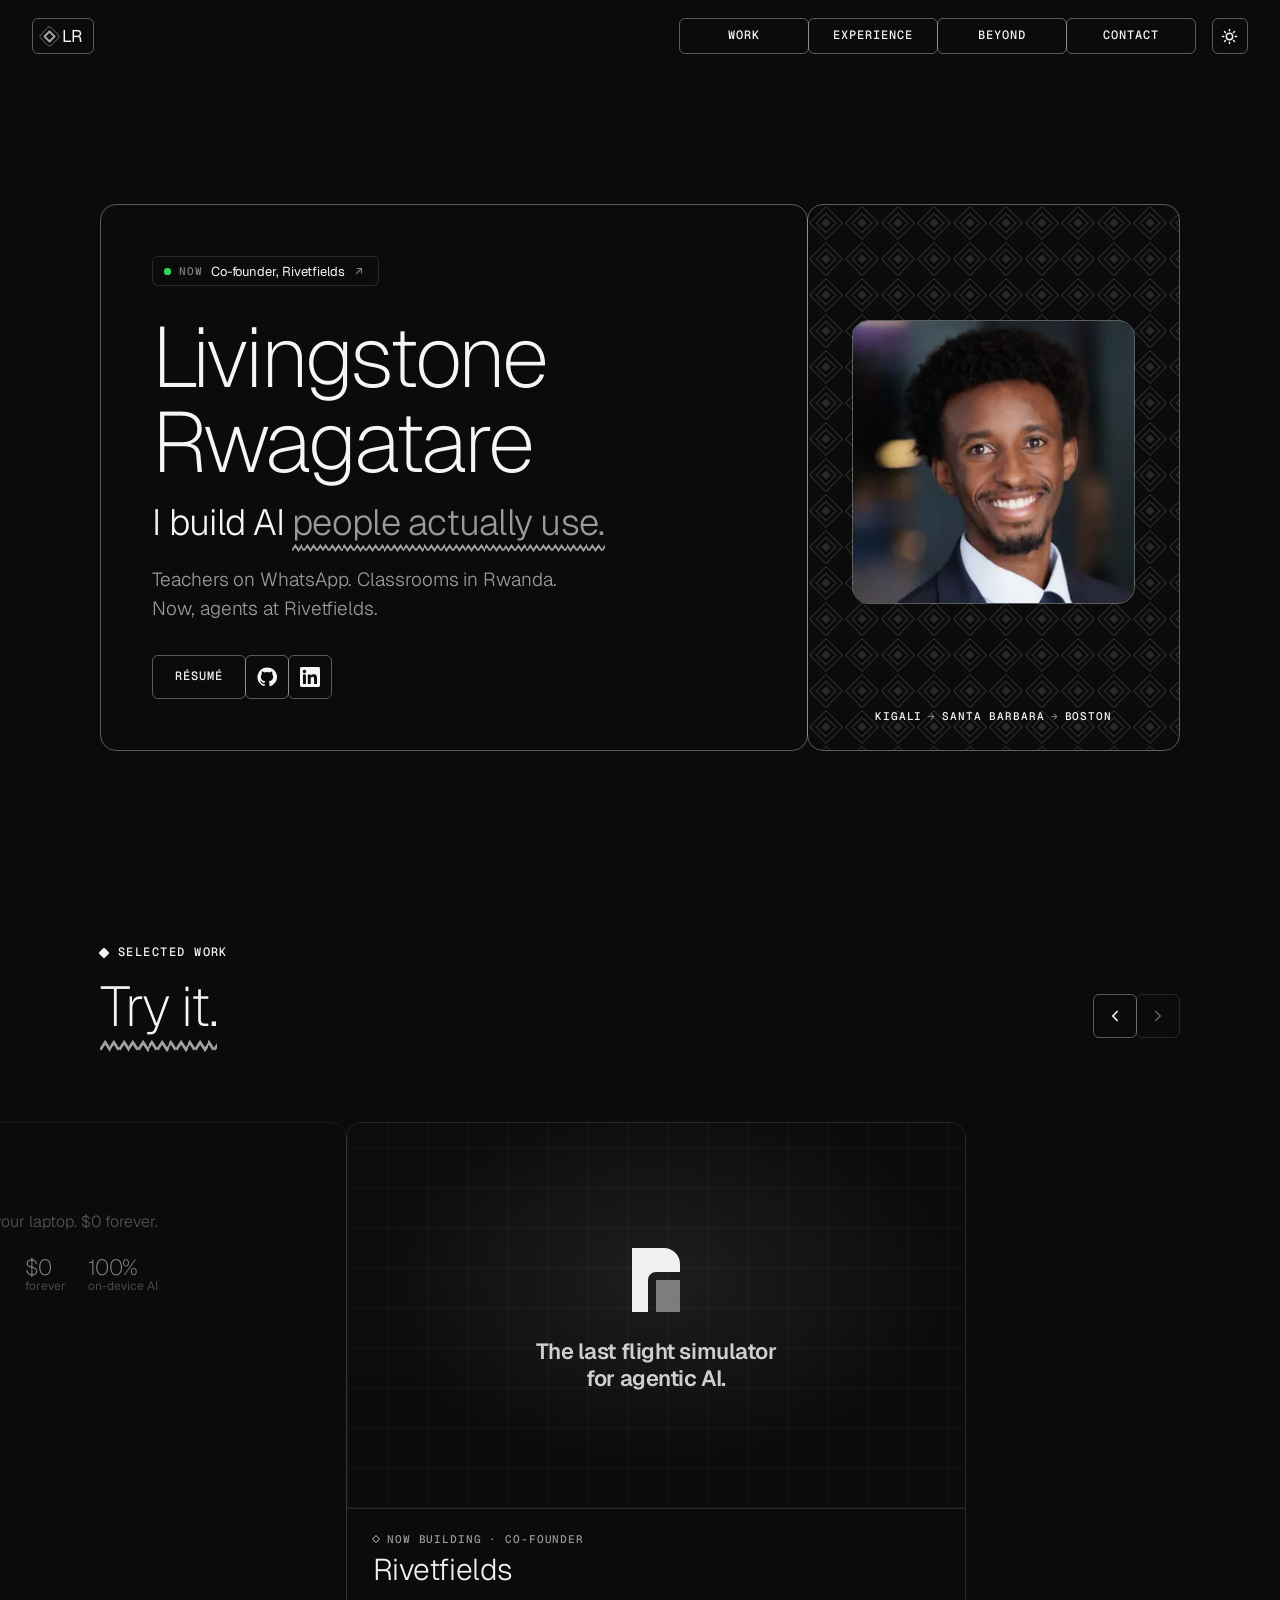
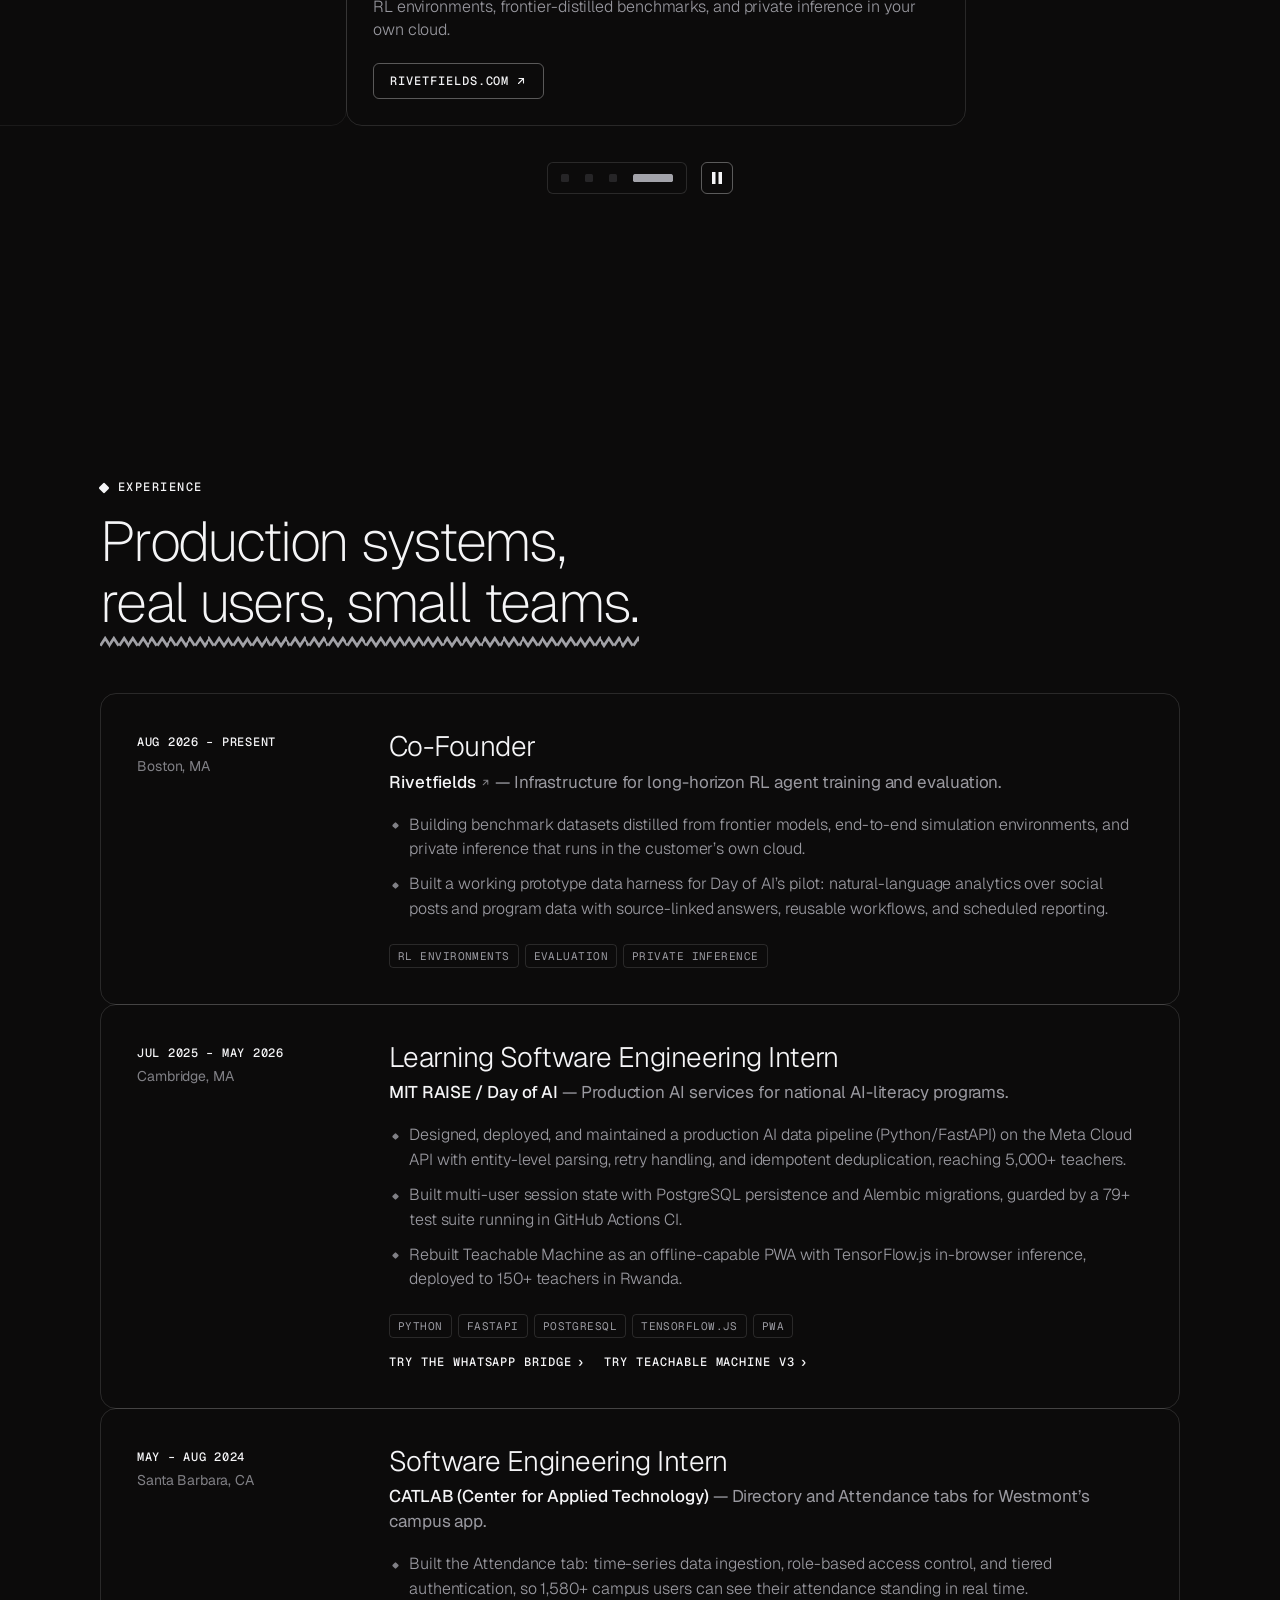
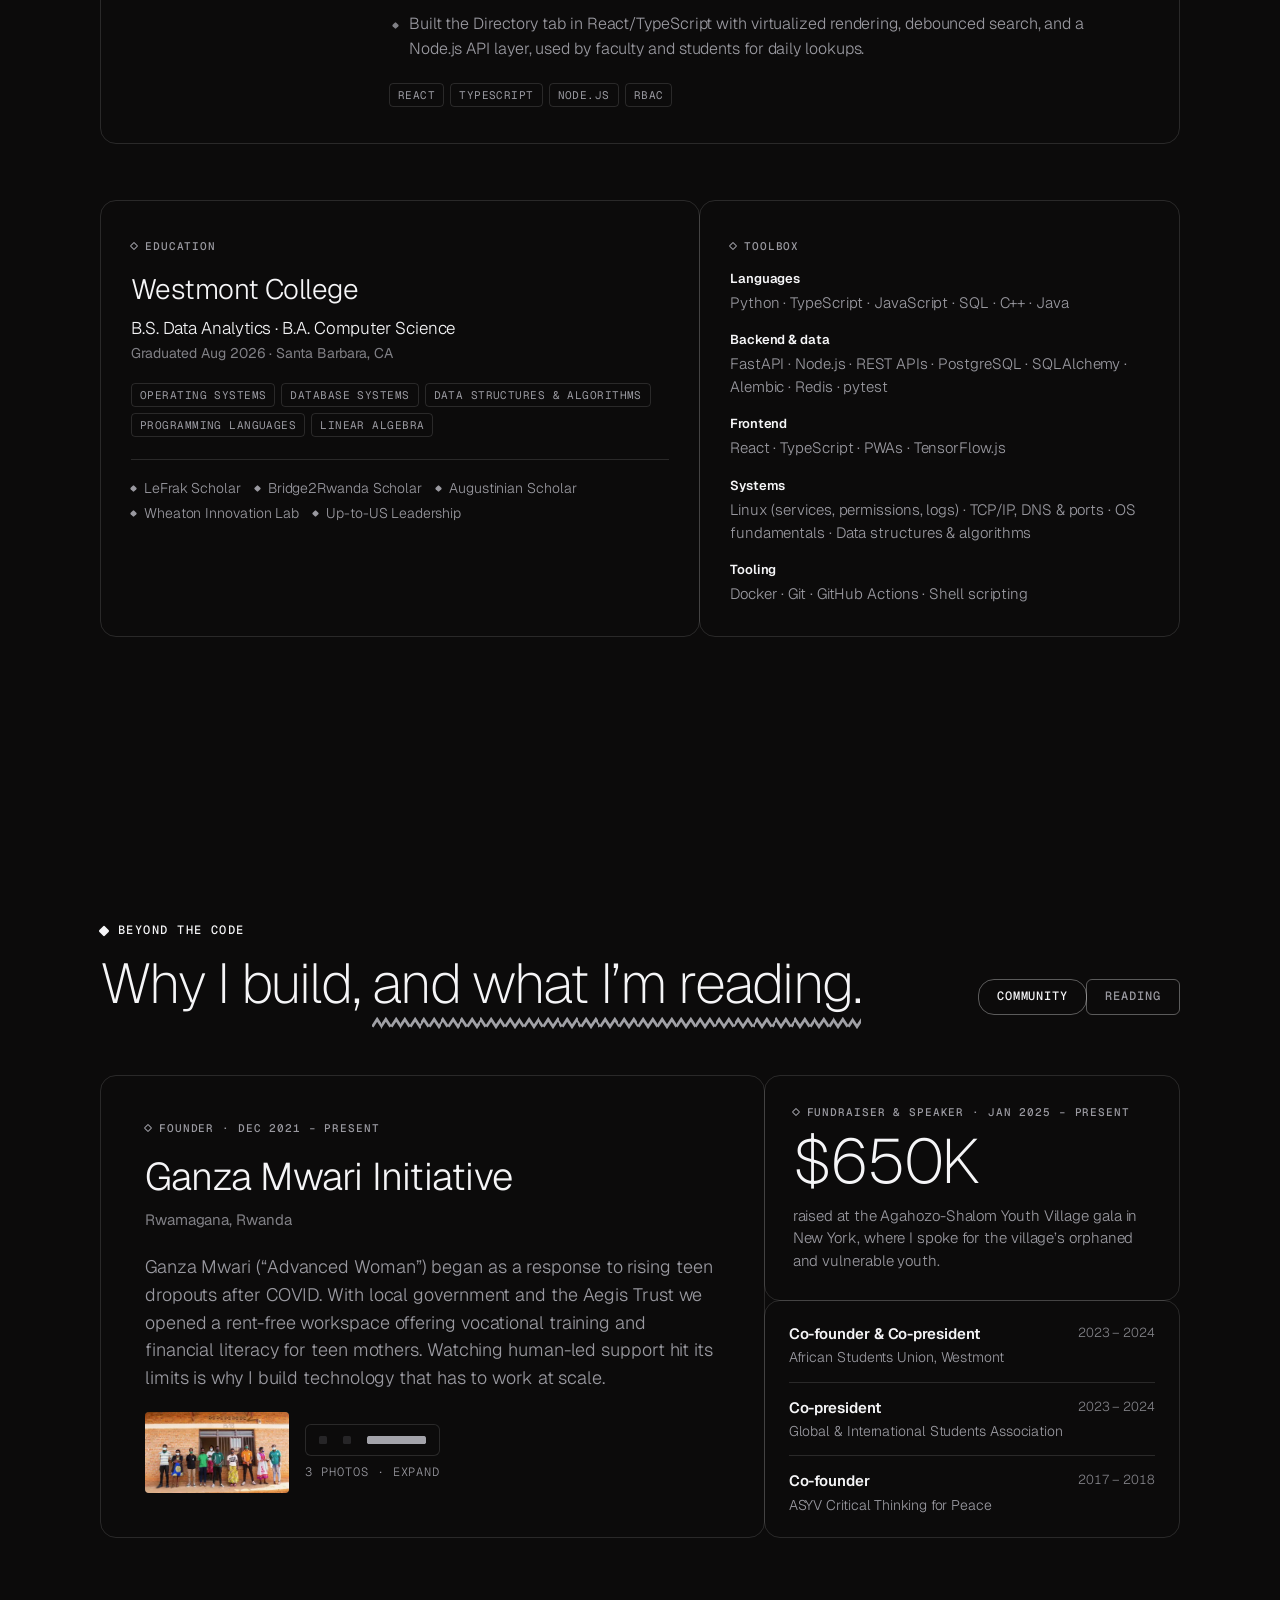
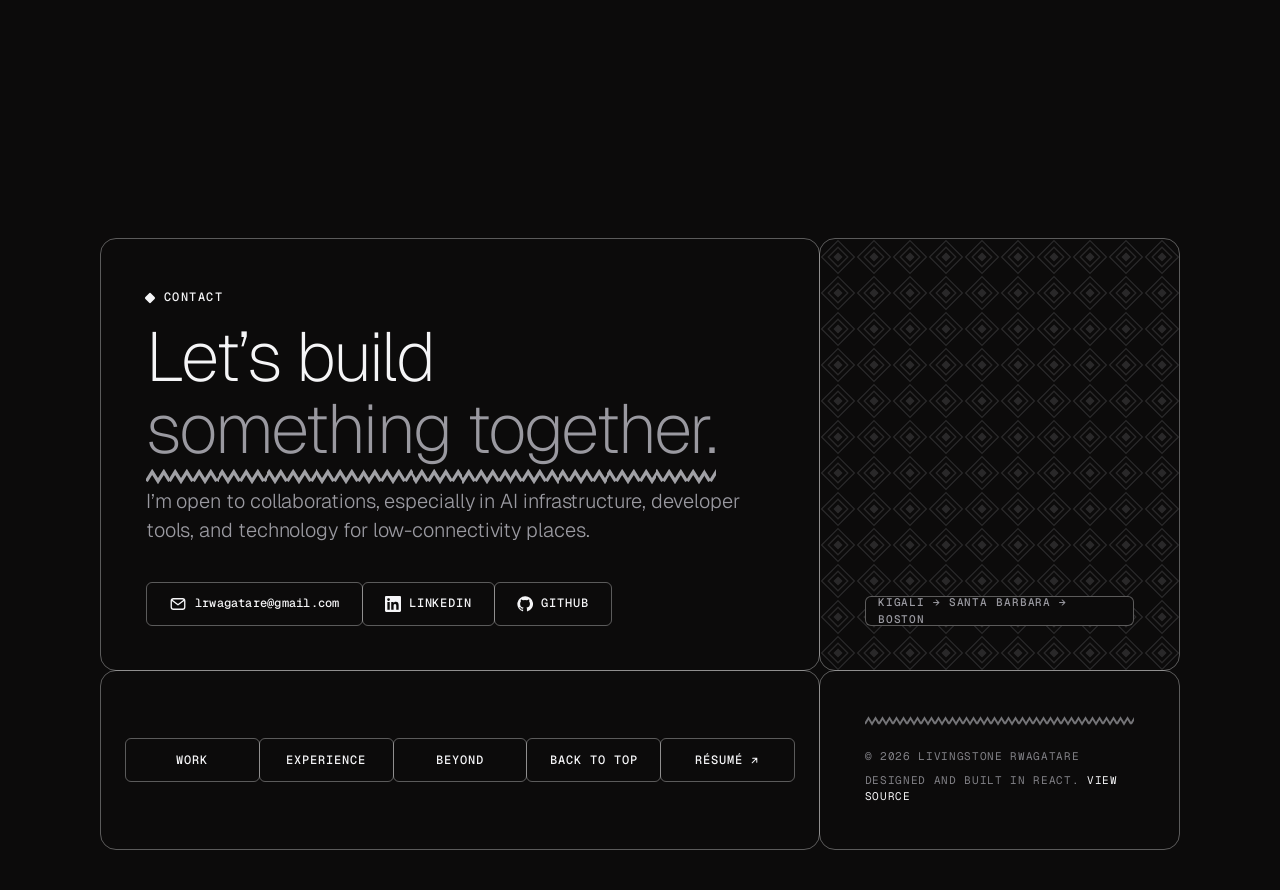
<file: index.html>
<!doctype html>
<html lang="en">
  <head>
    <meta charset="UTF-8" />
    <meta name="viewport" content="width=device-width, initial-scale=1.0, viewport-fit=cover" />
    <title>Livingstone Rwagatare · Software Engineer</title>
    <meta name="description" content="Software engineer building AI tools that work on low bandwidth: a WhatsApp AI tutor for 5,000+ teachers, an offline ML web app for classrooms in Rwanda, and Rivetfields." />
    <meta name="theme-color" content="#0c0b0b" />
    <meta property="og:title" content="Livingstone Rwagatare · Software Engineer" />
    <meta property="og:description" content="Software engineer building AI people use: a WhatsApp AI tutor for 5,000+ teachers, offline ML for classrooms in Rwanda, and Rivetfields." />
    <meta name="twitter:description" content="Software engineer building AI people use: a WhatsApp AI tutor for 5,000+ teachers, offline ML for classrooms in Rwanda, and Rivetfields." />
    <meta property="og:type" content="website" />
    <meta property="og:url" content="https://rwagatare.github.io/" />
    <meta property="og:image" content="https://rwagatare.github.io/og-card.jpg" />
    <meta property="og:image:width" content="1200" />
    <meta property="og:image:height" content="630" />
    <meta property="og:image:alt" content="Livingstone Rwagatare, software engineer: I build AI people actually use." />
    <meta name="twitter:card" content="summary_large_image" />
    <meta name="twitter:image" content="https://rwagatare.github.io/og-card.jpg" />
    <link rel="icon" type="image/svg+xml" href="/favicon.svg" />
    <link rel="apple-touch-icon" href="/apple-touch-icon.png" />
    <link rel="canonical" href="https://rwagatare.github.io/" />
    <!-- The portrait is the largest thing on first paint; fetch it before the JS runs. Keep in sync with profile.photo* -->
    <link rel="preload" as="image" type="image/webp" href="/Photos/profile-600.webp" imagesrcset="/Photos/profile-320.webp 320w, /Photos/profile-600.webp 600w" imagesizes="(max-width: 900px) 160px, 290px" fetchpriority="high" />
    <script type="application/ld+json">
      {
        "@context": "https://schema.org",
        "@type": "Person",
        "name": "Livingstone Rwagatare",
        "url": "https://rwagatare.github.io/",
        "image": "https://rwagatare.github.io/Photos/profile-720.jpg",
        "jobTitle": "Software Engineer",
        "worksFor": { "@type": "Organization", "name": "Rivetfields", "url": "https://rivetfields.com" },
        "alumniOf": { "@type": "CollegeOrUniversity", "name": "Westmont College" },
        "homeLocation": { "@type": "Place", "name": "Boston, MA" },
        "sameAs": [
          "https://github.com/Rwagatare",
          "https://www.linkedin.com/in/rwagatare-livingstone"
        ]
      }
    </script>
    <link rel="preconnect" href="https://fonts.googleapis.com" />
    <link rel="preconnect" href="https://fonts.gstatic.com" crossorigin />
    <link rel="preload" as="style" href="https://fonts.googleapis.com/css2?family=Geist:wght@100..900&amp;family=Geist+Mono:wght@400..600&amp;display=swap" onload="this.onload=null;this.rel='stylesheet'" />
    <noscript><link rel="stylesheet" href="https://fonts.googleapis.com/css2?family=Geist:wght@100..900&amp;family=Geist+Mono:wght@400..600&amp;display=swap" /></noscript>
    <script>
      // Resolve theme before first paint so there is no flash.
      // Dark by default; a visitor's own choice (the toggle) is remembered.
      (function () {
        var t;
        try { t = localStorage.getItem('theme'); } catch (e) {}
        if (t !== 'light') t = 'dark';
        document.documentElement.setAttribute('data-theme', t);
        if (t === 'light') {
          var m = document.querySelector('meta[name="theme-color"]');
          if (m) m.setAttribute('content', '#f5f4f1');
        }
      })();
    </script>
    <script type="module" crossorigin src="/assets/index-Cxsb1VP3.js"></script>
    <link rel="stylesheet" crossorigin href="/assets/index-BgLUemG1.css">
  </head>
  <body>
    <div id="root"></div>
    <!-- Visitor counts via GoatCounter: no cookies, no personal data.
         Counts start once the site code "rwagatare" is registered at goatcounter.com. -->
    <script data-goatcounter="https://rwagatare.goatcounter.com/count" async src="//gc.zgo.at/count.js"></script>
  </body>
</html>
</file>
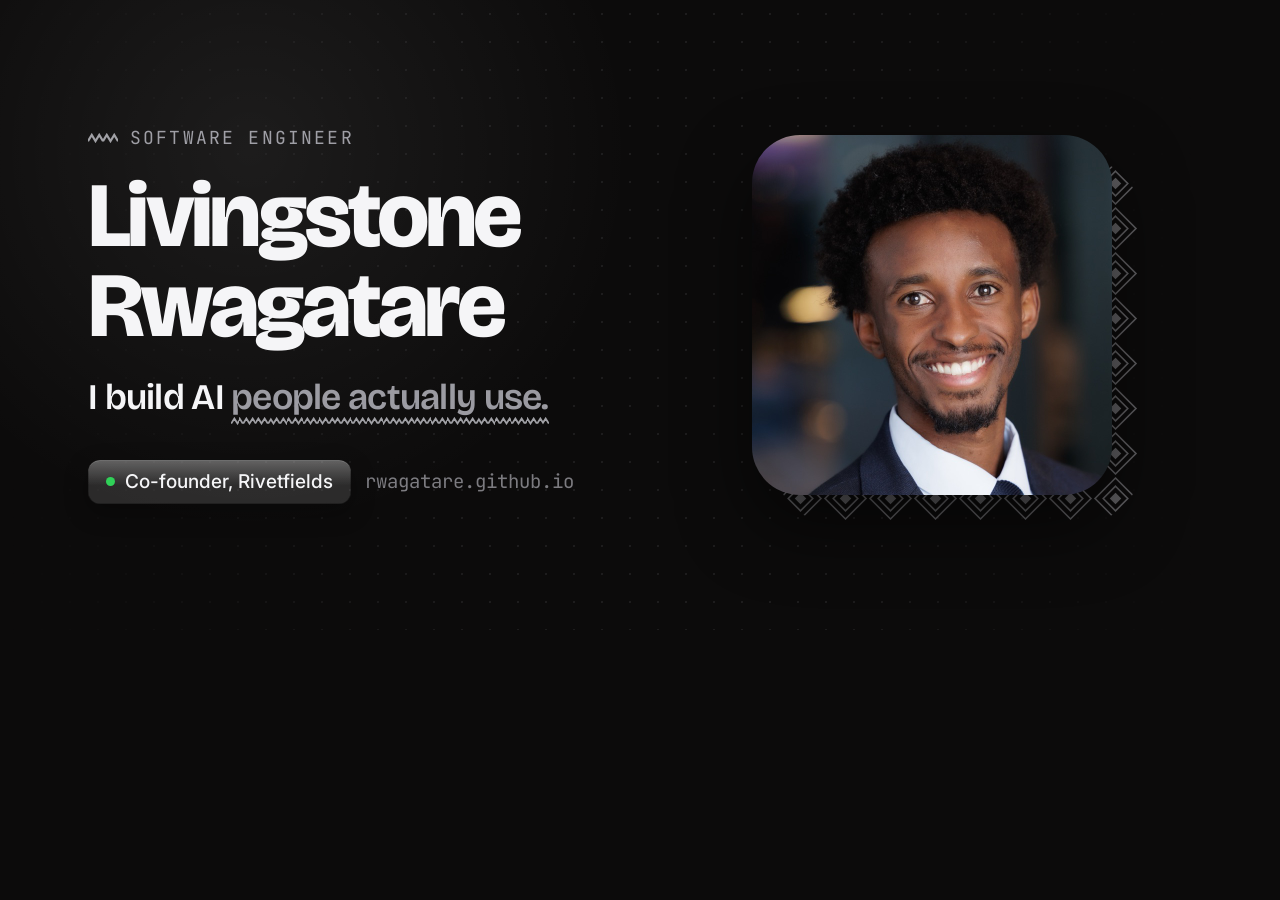
<file: design/og-card.html>
<!doctype html><html><head><meta charset="utf-8">
<link href="https://fonts.googleapis.com/css2?family=Bricolage+Grotesque:opsz,wght@12..96,600..800&family=Inter:wght@400;500&family=JetBrains+Mono:wght@500&display=block" rel="stylesheet">
<style>
:root{--zig:url("data:image/svg+xml,%3Csvg xmlns='http://www.w3.org/2000/svg' width='12' height='8' viewBox='0 0 12 8'%3E%3Cpath d='M0 6.5 3 1.5 6 6.5 9 1.5 12 6.5' fill='none' stroke='%23a1a1a6' stroke-width='1.7'/%3E%3C/svg%3E");
--dia:url("data:image/svg+xml,%3Csvg xmlns='http://www.w3.org/2000/svg' width='44' height='44' viewBox='0 0 44 44' fill='none' stroke='%23000' stroke-width='1.6'%3E%3Cpath d='M22 2 42 22 22 42 2 22Z'/%3E%3Cpath d='M22 10 34 22 22 34 10 22Z'/%3E%3Cpath d='M22 17.5 26.5 22 22 26.5 17.5 22Z' fill='%23000'/%3E%3C/svg%3E");}
*{box-sizing:border-box;margin:0}
body{width:1200px;height:630px;overflow:hidden;background:#0c0b0b;color:#f5f5f7;font-family:Inter,sans-serif;position:relative}
.glow{position:absolute;width:900px;height:900px;left:-200px;top:-300px;border-radius:50%;background:radial-gradient(circle,rgba(255,255,255,.07),transparent 60%)}
.grid{position:absolute;inset:0;background:radial-gradient(circle,rgba(235,235,245,.08) 1px,transparent 1.5px) 0 0/28px 28px;-webkit-mask:linear-gradient(90deg,transparent,#000 40%,#000 70%,transparent)}
.wrap{position:absolute;inset:0;display:grid;grid-template-columns:1fr 360px;gap:64px;align-items:center;padding:0 88px}
.eyebrow{display:flex;align-items:center;gap:12px;font-family:'JetBrains Mono',monospace;font-size:18px;letter-spacing:.12em;color:rgba(235,235,245,.64);text-transform:uppercase}
.eyebrow:before{content:"";width:30px;height:10px;background:#a1a1a6;-webkit-mask:var(--zig) repeat-x 0 50%/15px 10px}
h1{font-family:'Bricolage Grotesque';font-weight:800;font-size:92px;line-height:.98;letter-spacing:-.04em;margin-top:22px}
p.st{font-family:'Bricolage Grotesque';font-weight:600;font-size:36px;line-height:1.18;letter-spacing:-.02em;margin-top:26px;max-width:21ch}
.mark{color:rgba(235,235,245,.64);background:var(--zig) repeat-x 0 100%/.34em .22em;padding-bottom:.16em;-webkit-box-decoration-break:clone}
.foot{display:flex;align-items:center;gap:14px;margin-top:40px}
.pill{display:inline-flex;align-items:center;gap:10px;height:44px;padding:0 18px;border-radius:12px;font-size:19px;font-weight:500;color:#f5f5f7;
 background:linear-gradient(180deg,rgba(255,255,255,.26),transparent 58%),rgba(255,255,255,.13);box-shadow:inset 0 1px 0 rgba(255,255,255,.2),inset 0 0 0 .5px rgba(0,0,0,.5),0 8px 24px rgba(0,0,0,.3)}
.dot{width:9px;height:9px;border-radius:50%;background:#30d158}
.url{font-family:'JetBrains Mono',monospace;font-size:19px;color:rgba(235,235,245,.5)}
.portrait{position:relative;width:360px;height:360px}
.frame{position:absolute;inset:0;transform:translate(26px,26px);border-radius:48px;background:#a1a1a6;opacity:.55;-webkit-mask:var(--dia) 0 0/44px 44px round}
.portrait img{position:relative;width:100%;height:100%;object-fit:cover;border-radius:48px;box-shadow:0 30px 70px rgba(0,0,0,.55)}
</style></head><body>
<div class="glow"></div><div class="grid"></div>
<div class="wrap">
 <div>
  <div class="eyebrow">Software engineer</div>
  <h1>Livingstone Rwagatare</h1>
  <p class="st">I build AI <span class="mark">people actually use.</span></p>
  <div class="foot"><span class="pill"><span class="dot"></span>Co-founder, Rivetfields</span><span class="url">rwagatare.github.io</span></div>
 </div>
 <div class="portrait"><div class="frame"></div><img src="../public/Photos/profile-720.jpg"></div>
</div></body></html>
</file>
<file: assets/index-BgLUemG1.css>
:root{--font-sans: -apple-system, BlinkMacSystemFont, "SF Pro Text", "Inter", system-ui, "Segoe UI", Roboto, "Helvetica Neue", Arial, sans-serif;--font-display: "Bricolage Grotesque", -apple-system, BlinkMacSystemFont, system-ui, "Segoe UI", Roboto, sans-serif;--font-mono: "JetBrains Mono", ui-monospace, "SF Mono", SFMono-Regular, Menlo, Consolas, monospace;--zigzag-mask: url("data:image/svg+xml,%3Csvg xmlns='http://www.w3.org/2000/svg' width='12' height='8' viewBox='0 0 12 8'%3E%3Cpath d='M0 6.5 3 1.5 6 6.5 9 1.5 12 6.5' fill='none' stroke='%23000' stroke-width='1.7' stroke-linejoin='miter'/%3E%3C/svg%3E");--diamond-mask: url("data:image/svg+xml,%3Csvg xmlns='http://www.w3.org/2000/svg' width='44' height='44' viewBox='0 0 44 44' fill='none' stroke='%23000' stroke-width='1.6'%3E%3Cpath d='M22 2 42 22 22 42 2 22Z'/%3E%3Cpath d='M22 10 34 22 22 34 10 22Z'/%3E%3Cpath d='M22 17.5 26.5 22 22 26.5 17.5 22Z' fill='%23000'/%3E%3C/svg%3E");--r-xs: 8px;--r-sm: 12px;--r-md: 18px;--r-lg: 24px;--r-xl: 32px;--r-pill: 9999px;--ease-out: cubic-bezier(.16, 1, .3, 1);--ease-std: cubic-bezier(.25, .1, .25, 1);--spring: cubic-bezier(.34, 1.56, .64, 1);--dur-fast: .18s;--dur: .32s;--dur-slow: .7s;--content: 1080px;--gutter: clamp(16px, 4vw, 32px);--nav-h: 56px}@supports (transition-timing-function: linear(0,1)){:root{--spring: linear(0, .0069 1.15%, .026 2.3%, .1135 5.18%, .2229 7.78%, .5977 15.84%, .9228, .9676 28.8%, 1.0032 31.68%, 1.046 42.05%, 1.0118 61.63%, 1.0025 69.41%, .9992 99.94%)}}:root,[data-theme=dark]{color-scheme:dark;--bg: #0c0b0b;--bg-2: #131211;--surface: #181716;--surface-2: #1f1e1c;--surface-3: #2c2c2e;--label: #f5f5f7;--label-2: rgba(235, 235, 245, .64);--label-3: rgba(235, 235, 245, .52);--separator: rgba(255, 255, 255, .1);--fill: rgba(120, 120, 128, .24);--fill-2: rgba(120, 120, 128, .16);--green: #30d158;--orange: #ff9f0a;--yellow: #ffd60a;--pink: #ff375f;--indigo: #5e5ce6;--glass-fill: rgba(30, 30, 32, .52);--glass-rim: rgba(255, 255, 255, .2);--glass-edge: rgba(0, 0, 0, .5);--glass-sat: 160%;--glass-spec: rgba(255, 255, 255, .1);--shadow-1: 0 1px 2px rgba(0, 0, 0, .4);--shadow-2: 0 8px 30px rgba(0, 0, 0, .45), 0 2px 8px rgba(0, 0, 0, .3)}[data-theme=light]{color-scheme:light;--bg: #f5f4f1;--bg-2: #ecebe7;--surface: #ffffff;--surface-2: #fbfbfd;--surface-3: #f0f0f3;--label: #1d1d1f;--label-2: #5e5e63;--label-3: #6b6b70;--separator: rgba(0, 0, 0, .09);--fill: rgba(120, 120, 128, .14);--fill-2: rgba(120, 120, 128, .08);--green: #248a3d;--orange: #c93400;--yellow: #b25000;--pink: #d30f45;--indigo: #3634a3;--glass-fill: rgba(250, 250, 252, .62);--glass-rim: rgba(255, 255, 255, .85);--glass-edge: rgba(0, 0, 0, .08);--glass-sat: 190%;--glass-spec: rgba(255, 255, 255, .55);--shadow-1: 0 1px 2px rgba(0, 0, 0, .05), 0 1px 8px rgba(0, 0, 0, .04);--shadow-2: 0 10px 34px rgba(0, 0, 0, .1), 0 2px 8px rgba(0, 0, 0, .05)}:root,[data-theme=dark]{--glass-tint: rgba(255, 255, 255, .13);--glass-tint-hover: rgba(255, 255, 255, .23);--glass-sheen: rgba(255, 255, 255, .26);--accent: #e5e5ea;--accent-strong: #e5e5ea;--accent-soft: rgba(229, 229, 234, .14);--on-accent: var(--label);--glow: rgba(255, 255, 255, .07);--clay: #a1a1a6;--zigzag: url("data:image/svg+xml,%3Csvg xmlns='http://www.w3.org/2000/svg' width='12' height='8' viewBox='0 0 12 8'%3E%3Cpath d='M0 6.5 3 1.5 6 6.5 9 1.5 12 6.5' fill='none' stroke='%23a1a1a6' stroke-width='1.7'/%3E%3C/svg%3E")}[data-theme=light]{--glass-tint: rgba(255, 255, 255, .62);--glass-tint-hover: rgba(255, 255, 255, .78);--glass-sheen: rgba(255, 255, 255, .7);--accent: #3a3a3c;--accent-strong: #3a3a3c;--accent-soft: rgba(58, 58, 60, .1);--on-accent: var(--label);--glow: rgba(0, 0, 0, .05);--clay: #8e8e93;--zigzag: url("data:image/svg+xml,%3Csvg xmlns='http://www.w3.org/2000/svg' width='12' height='8' viewBox='0 0 12 8'%3E%3Cpath d='M0 6.5 3 1.5 6 6.5 9 1.5 12 6.5' fill='none' stroke='%238e8e93' stroke-width='1.7'/%3E%3C/svg%3E")}:root,[data-theme]{--color-bg: var(--bg);--color-bg-light: var(--surface);--color-bg-lightest: var(--surface-3);--color-text: var(--label-2);--color-text-dim: var(--label-3);--color-text-bright: var(--label);--color-accent: var(--accent);--color-accent-dim: var(--accent-soft);--color-green: var(--green)}*,*:before,*:after{box-sizing:border-box}html{scroll-behavior:smooth;scroll-padding-top:calc(var(--nav-h) + 32px);-webkit-text-size-adjust:100%}body{margin:0;font-family:var(--font-sans);font-size:17px;line-height:1.47;letter-spacing:-.01em;background:var(--bg);color:var(--label);-webkit-font-smoothing:antialiased;-moz-osx-font-smoothing:grayscale;text-rendering:optimizeLegibility;overflow-x:hidden;transition:background-color var(--dur) var(--ease-std),color var(--dur) var(--ease-std)}img{max-width:100%;display:block}a{color:var(--accent);text-decoration:none}a:hover{text-decoration:underline;text-underline-offset:3px}h1,h2,h3,h4,h5,h6{margin:0;font-family:var(--font-display);color:var(--label);font-weight:600}p{margin:0}ul,ol{list-style:none;margin:0;padding:0}button{font:inherit;color:inherit;cursor:pointer;border:0;background:none;padding:0}:focus-visible{outline:2px solid var(--accent);outline-offset:3px;border-radius:6px}::selection{background:var(--accent-soft)}.app{position:relative;min-height:100vh}main{position:relative;z-index:1}.container{width:100%;max-width:calc(var(--content) + var(--gutter) * 2);margin:0 auto;padding:0 var(--gutter)}.section{padding:clamp(80px,12vw,140px) 0}.eyebrow{display:inline-flex;align-items:center;gap:10px;font-family:var(--font-mono);font-size:12px;font-weight:500;letter-spacing:.1em;text-transform:uppercase;color:var(--label-2);margin-bottom:14px}.eyebrow:before{content:"";width:24px;height:8px;background:var(--clay);-webkit-mask:var(--zigzag-mask) repeat-x 0 50% / 12px 8px;mask:var(--zigzag-mask) repeat-x 0 50% / 12px 8px}.mark{color:inherit;background:var(--zigzag) repeat-x 0 100% / .34em .22em;padding-bottom:.16em;-webkit-box-decoration-break:clone;box-decoration-break:clone}.section-title{font-size:clamp(34px,3.2vw + 18px,56px);font-weight:700;line-height:1.1;letter-spacing:-.03em;max-width:22ch}:is(.section-title,.contact-title,.hero-statement,.work-title,.gal-title){text-wrap:balance}.section-lead{margin-top:16px;font-size:clamp(17px,.5vw + 15px,21px);line-height:1.42;color:var(--label-2);max-width:60ch;letter-spacing:-.012em}.section-head{margin-bottom:clamp(36px,5vw,60px)}.surface{background:var(--surface);border-radius:var(--r-lg);box-shadow:var(--shadow-1);position:relative}[data-theme=dark] .surface{box-shadow:inset 0 0 0 1px var(--separator)}.spotlight{isolation:isolate}.spotlight:after{content:"";position:absolute;inset:0;border-radius:inherit;pointer-events:none;opacity:0;transition:opacity var(--dur) var(--ease-std);background:radial-gradient(420px circle at var(--mx, 50%) var(--my, 50%),var(--glow),transparent 60%);z-index:1}.spotlight:hover:after{opacity:1}[data-theme=dark] .spotlight:after{background:radial-gradient(420px circle at var(--mx, 50%) var(--my, 50%),var(--glow),transparent 60%),radial-gradient(260px circle at var(--mx, 50%) var(--my, 50%),rgba(255,255,255,.04),transparent 70%)}.glass{position:relative;isolation:isolate;background:var(--glass-fill);-webkit-backdrop-filter:blur(22px) saturate(var(--glass-sat)) brightness(1.04);backdrop-filter:blur(22px) saturate(var(--glass-sat)) brightness(1.04);box-shadow:inset 0 1px 0 0 var(--glass-rim),inset 0 -1px #ffffff0f,inset 0 0 0 .5px var(--glass-edge),var(--shadow-2)}.glass:before{content:"";position:absolute;inset:0;padding:1px;border-radius:inherit;pointer-events:none;background:linear-gradient(135deg,var(--glass-rim),transparent 38%,transparent 62%,var(--glass-spec));-webkit-mask:linear-gradient(#000 0 0) content-box,linear-gradient(#000 0 0);-webkit-mask-composite:xor;mask-composite:exclude}.glass:after{content:"";position:absolute;inset:0;border-radius:inherit;pointer-events:none;z-index:-1;background:radial-gradient(ellipse 70% 60% at 22% 0%,var(--glass-spec),transparent 70%)}.btn{display:inline-flex;align-items:center;justify-content:center;gap:8px;min-height:44px;padding:0 20px;border-radius:12px;font-size:17px;font-weight:500;letter-spacing:-.01em;white-space:nowrap;transition:transform var(--dur-fast) var(--ease-std),background-color var(--dur-fast) var(--ease-std),box-shadow var(--dur) var(--ease-std)}.btn:hover{text-decoration:none}.btn:active{transform:scale(.97)}.btn-primary{color:var(--label);background:linear-gradient(180deg,var(--glass-sheen),transparent 58%),var(--glass-tint);-webkit-backdrop-filter:blur(18px) saturate(180%);backdrop-filter:blur(18px) saturate(180%);box-shadow:inset 0 1px 0 var(--glass-rim),inset 0 -1px #ffffff14,inset 0 0 0 .5px var(--glass-edge),0 8px 24px #0000002e}.btn-primary:hover{background:linear-gradient(180deg,var(--glass-sheen),transparent 58%),var(--glass-tint-hover)}[data-theme=light] .btn-primary{box-shadow:inset 0 1px #ffffffe6,inset 0 0 0 .5px #0000001a,0 6px 18px #00000014}.btn-secondary{background:var(--fill);color:var(--label)}.btn-secondary:hover{background:var(--surface-3)}.btn-sm{min-height:34px;padding:0 14px;border-radius:10px;font-size:14px}.link-more{display:inline-flex;align-items:center;gap:4px;font-size:17px;font-weight:500;color:var(--accent)}.link-more:after{content:"›";font-size:1.25em;line-height:1;transform:translateY(-1px);transition:transform var(--dur-fast) var(--ease-std)}.link-more:hover:after{transform:translate(3px,-1px)}.chip{display:inline-flex;align-items:center;height:26px;padding:0 10px;border-radius:var(--r-pill);background:var(--fill-2);color:var(--label-2);font-size:13px;font-weight:500;letter-spacing:0;white-space:nowrap}.segmented{display:inline-flex;position:relative;padding:3px;border-radius:var(--r-pill);background:var(--fill);gap:2px;max-width:100%;overflow-x:auto;scrollbar-width:none}.segmented::-webkit-scrollbar{display:none}.segmented button{position:relative;z-index:1;height:32px;padding:0 16px;border-radius:var(--r-pill);font-size:14px;font-weight:500;color:var(--label-2);white-space:nowrap;transition:color var(--dur-fast) var(--ease-std),background-color var(--dur) var(--ease-std),box-shadow var(--dur) var(--ease-std)}.segmented button:hover{color:var(--label)}.segmented button[aria-pressed=true],.segmented button[aria-selected=true]{color:var(--label);background:var(--surface);box-shadow:0 3px 8px #0000001f,0 0 0 .5px #0000000a}[data-theme=dark] .segmented button[aria-pressed=true],[data-theme=dark] .segmented button[aria-selected=true]{background:#636366;box-shadow:0 3px 8px #0000004d}.reveal{opacity:0;transform:translateY(28px);transition:opacity var(--dur-slow) var(--ease-out),transform var(--dur-slow) var(--ease-out)}.reveal.revealed{opacity:1;transform:none}.reveal-child{opacity:0;transform:translateY(14px);transition:opacity .6s var(--ease-out),transform .6s var(--ease-out)}.reveal-child.revealed{opacity:1;transform:none}.is-arriving .eyebrow,.is-arriving :is(.section-title,.contact-title),.is-arriving :is(.section-lead,.contact-lead){animation:arrive-lift .9s var(--ease-out) both}.is-arriving :is(.section-title,.contact-title){animation-delay:70ms}.is-arriving :is(.section-lead,.contact-lead){animation-delay:.15s}.is-arriving .eyebrow{position:relative}.is-arriving .eyebrow:after{content:"";position:absolute;left:0;right:0;bottom:-4px;height:2px;border-radius:2px;background:var(--accent);transform-origin:left;animation:arrive-sweep 1.1s var(--ease-out) both}@keyframes arrive-lift{0%{opacity:.25;transform:translateY(18px);filter:blur(6px)}}@keyframes arrive-sweep{0%{transform:scaleX(0);opacity:1}60%{transform:scaleX(1);opacity:1}to{transform:scaleX(1);opacity:0}}.sr-only{position:absolute;width:1px;height:1px;padding:0;margin:-1px;overflow:hidden;clip:rect(0,0,0,0);white-space:nowrap;border:0}.mono{font-family:var(--font-mono);font-size:.88em;letter-spacing:0}@media(prefers-reduced-motion:reduce){html{scroll-behavior:auto}*,*:before,*:after{animation-duration:.01ms!important;animation-iteration-count:1!important;transition-duration:.01ms!important}.reveal,.reveal-child{opacity:1;transform:none}}@media(prefers-reduced-transparency:reduce),(prefers-contrast:more){.glass{background:var(--surface);-webkit-backdrop-filter:none;backdrop-filter:none;box-shadow:inset 0 0 0 1px var(--separator),var(--shadow-2)}}::-webkit-scrollbar{width:10px}::-webkit-scrollbar-track{background:transparent}::-webkit-scrollbar-thumb{background-color:var(--fill);border:3px solid var(--bg);border-radius:10px}.nav-wrap{position:fixed;top:0;left:0;right:0;z-index:100;display:flex;justify-content:center;padding:14px var(--gutter) 0;pointer-events:none}.nav-wrap:before{content:"";position:absolute;inset:0 0 -24px;background:linear-gradient(to bottom,var(--bg) 0%,transparent 100%);opacity:0;transition:opacity var(--dur) var(--ease-std);pointer-events:none}.nav-wrap.is-scrolled:before{opacity:.55}.nav{pointer-events:auto;display:flex;align-items:center;gap:8px;height:var(--nav-h);padding:0 8px 0 18px;border-radius:var(--r-pill);width:min(100%,720px);transition:transform var(--dur) var(--spring),width var(--dur-slow) var(--ease-out)}.nav-mark{display:inline-flex;align-items:center;gap:8px;font-family:var(--font-display);font-weight:700;font-size:17px;letter-spacing:-.02em;color:var(--label);margin-right:auto}.nav-mark:hover{text-decoration:none}.nav-mark-dot{width:9px;height:9px;border:2px solid var(--clay);border-radius:1px;transform:rotate(45deg);box-shadow:0 0 0 2.5px var(--bg),0 0 0 3.5px color-mix(in srgb,var(--clay) 45%,transparent)}.nav-links{position:relative;display:flex;align-items:center;gap:2px}.nav-pill{position:absolute;top:50%;left:0;height:36px;margin-top:-18px;border-radius:var(--r-pill);background:var(--fill);box-shadow:inset 0 1px 0 var(--glass-rim),inset 0 0 0 .5px var(--glass-edge);opacity:0;pointer-events:none;transition:transform .56s var(--spring),width .56s var(--spring),opacity var(--dur) var(--ease-std)}.nav-links li:not(.nav-pill){position:relative;z-index:1}.nav-links a{display:inline-flex;align-items:center;height:36px;padding:0 14px;border-radius:var(--r-pill);font-size:14px;font-weight:500;color:var(--label-2);transition:color var(--dur-fast) var(--ease-std),background-color var(--dur) var(--ease-std)}.nav-links a:hover{color:var(--label);text-decoration:none;background:var(--fill-2)}.nav-links a.is-active{color:var(--label)}.nav-links a.is-active:hover{background:transparent}.nav-actions{display:flex;align-items:center;gap:6px;margin-left:8px}.nav-icon{display:inline-grid;place-items:center;width:40px;height:40px;border-radius:50%;color:var(--label-2);transition:color var(--dur-fast),background-color var(--dur-fast),transform var(--dur-fast)}.nav-icon:hover{color:var(--label);background:var(--fill-2)}.nav-icon:active{transform:scale(.92)}.nav-resume{height:36px}.nav-burger{display:none;position:relative}.nav-burger span{position:absolute;left:12px;right:12px;height:1.5px;border-radius:2px;background:currentColor;transition:transform var(--dur) var(--spring)}.nav-burger span:first-child{transform:translateY(-3.5px)}.nav-burger span:last-child{transform:translateY(3.5px)}.nav-burger.is-open span:first-child{transform:rotate(45deg)}.nav-burger.is-open span:last-child{transform:rotate(-45deg)}.nav-scrim{position:fixed;inset:0;background:#00000059;opacity:0;pointer-events:none;transition:opacity var(--dur) var(--ease-std)}.nav-scrim.is-open{opacity:1;pointer-events:auto}.nav-sheet{position:fixed;top:calc(14px + var(--nav-h) + 10px);left:var(--gutter);right:var(--gutter);padding:12px;border-radius:var(--r-lg);pointer-events:auto;display:grid;gap:8px;transform-origin:top center;animation:sheet-in var(--dur) var(--spring)}.nav-sheet[hidden]{display:none}.nav-sheet ul{display:grid}.nav-sheet a:not(.btn){display:block;padding:14px 12px;border-radius:var(--r-sm);font-size:22px;font-weight:600;letter-spacing:-.02em;color:var(--label)}.nav-sheet a:not(.btn):hover{background:var(--fill-2);text-decoration:none}@keyframes sheet-in{0%{opacity:0;transform:translateY(-8px) scale(.96)}}@media(max-width:720px){.nav{padding-left:16px}.nav-links,.nav-resume{display:none}.nav-burger{display:inline-grid}}.hero{position:relative;padding:calc(var(--nav-h) + clamp(64px,11vw,132px)) 0 clamp(24px,4vw,48px)}.hero-grid{display:grid;grid-template-columns:minmax(0,1fr) auto;gap:clamp(32px,6vw,80px);align-items:center}.hero-now{display:inline-flex;align-items:center;gap:8px;height:32px;padding:0 14px 0 12px;margin-bottom:28px;border-radius:var(--r-pill);background:var(--fill-2);box-shadow:inset 0 0 0 .5px var(--separator);color:var(--label);font-size:14px;font-weight:500;transition:background-color var(--dur-fast)}.hero-now:hover{text-decoration:none;background:var(--fill)}.hero-now svg{color:var(--label-3)}.hero-now-dot{width:7px;height:7px;border-radius:50%;background:var(--green);position:relative}.hero-now-dot:after{content:"";position:absolute;inset:0;border-radius:50%;background:var(--green);animation:pulse 2.4s var(--ease-std) infinite}@media(prefers-reduced-motion:reduce){.hero-now-dot:after{animation:none;opacity:0}}.hero-now-label{color:var(--label-3);font-weight:600}@keyframes pulse{0%{transform:scale(1);opacity:.55}70%,to{transform:scale(3.3);opacity:0}}.hero-name{font-size:clamp(44px,5.4vw + 16px,88px);font-weight:800;line-height:1;letter-spacing:-.04em}.hero-statement{margin-top:18px;font-family:var(--font-display);font-size:clamp(24px,1.6vw + 16px,38px);font-weight:600;line-height:1.14;letter-spacing:-.026em;color:var(--label);max-width:25ch}.hero-statement .mark{color:var(--label-2)}.hero-lede{margin-top:22px;max-width:54ch;font-size:clamp(17px,.3vw + 16px,19px);line-height:1.5;color:var(--label-2)}.hero-cta{display:flex;flex-wrap:wrap;align-items:center;gap:12px;margin-top:32px}.hero-social{display:inline-flex;gap:4px;margin-left:6px}.hero-social a{display:inline-grid;place-items:center;width:44px;height:44px;border-radius:50%;color:var(--label-2);transition:color var(--dur-fast),background-color var(--dur-fast)}.hero-social a:hover{color:var(--label);background:var(--fill-2)}.hero-portrait{position:relative;margin:0;width:clamp(220px,26vw,340px)}.hero-imigongo{position:absolute;inset:0;transform:translate(22px,22px);border-radius:38px;background:var(--clay);opacity:.55;-webkit-mask:var(--diamond-mask) 0 0 / 44px 44px round;mask:var(--diamond-mask) 0 0 / 44px 44px round;transition:transform .7s var(--ease-out)}.hero-portrait:hover .hero-imigongo{transform:translate(28px,28px)}.hero-portrait img{position:relative;width:100%;height:auto;aspect-ratio:1;object-fit:cover;border-radius:38px;box-shadow:var(--shadow-2)}@supports (corner-shape: squircle){.hero-portrait img{border-radius:72px;corner-shape:squircle}}.hero-portrait figcaption{position:absolute;left:50%;bottom:-18px;transform:translate(-50%);display:inline-flex;align-items:center;gap:6px;height:36px;padding:0 14px;border-radius:var(--r-pill);font-size:13px;font-weight:500;color:var(--label);white-space:nowrap}.hero-portrait figcaption span[aria-hidden]{color:var(--label-3)}@media(max-width:900px){.hero-grid{grid-template-columns:1fr}.hero-portrait{order:-1;width:132px}.hero-portrait img{border-radius:30px}.hero-imigongo{transform:translate(12px,12px);-webkit-mask-size:28px 28px;mask-size:28px 28px}.hero-portrait figcaption{display:none}}.xp-list{border-top:1px solid var(--separator)}.xp-item{display:grid;grid-template-columns:220px minmax(0,1fr);gap:32px;padding:40px 0;border-bottom:1px solid var(--separator)}.xp-when{display:flex;flex-direction:column;gap:4px;padding-top:4px}.xp-period{font-size:15px;font-weight:600;color:var(--label)}.xp-place{font-size:14px;color:var(--label-3)}.xp-role{font-size:clamp(22px,.8vw + 18px,28px);font-weight:600;letter-spacing:-.022em;line-height:1.2}.xp-org{margin-top:6px;font-size:17px;font-weight:500;color:var(--label)}.xp-org a{color:inherit;display:inline-flex;align-items:center;gap:4px}.xp-org a svg{color:var(--label-3)}.xp-summary{font-weight:400;color:var(--label-2)}.xp-points{margin-top:18px;display:grid;gap:10px;max-width:68ch}.xp-points li{position:relative;padding-left:20px;color:var(--label-2);font-size:16px;line-height:1.55}.xp-points li:before{content:"";position:absolute;left:4px;top:.68em;width:5px;height:5px;border-radius:50%;background:var(--label-3)}.xp-foot{display:flex;flex-wrap:wrap;align-items:center;justify-content:space-between;gap:16px;margin-top:22px}.xp-tags{display:flex;flex-wrap:wrap;gap:6px}.xp-see{display:flex;flex-wrap:wrap;gap:18px}.xp-see .link-more{font-size:15px}.xp-bento{display:grid;grid-template-columns:1.25fr 1fr;gap:12px;margin-top:56px}.xp-tile{padding:30px;border-radius:var(--r-lg)}.xp-tile-kicker{display:block;font-size:13px;font-weight:600;color:var(--label-3);margin-bottom:14px}.xp-edu h3{font-size:28px;letter-spacing:-.024em}.xp-edu-degree{margin-top:6px;font-size:17px;color:var(--label)}.xp-edu-meta{margin-top:2px;font-size:14px;color:var(--label-3)}.xp-edu-course{display:flex;flex-wrap:wrap;gap:6px;margin-top:20px}.xp-honors{display:flex;flex-wrap:wrap;gap:4px 14px;margin-top:22px;padding-top:18px;border-top:1px solid var(--separator);font-size:14px;color:var(--label-2)}.xp-honors span:before{content:"✦";margin-right:6px;color:var(--accent);font-size:10px;vertical-align:2px}.xp-skills dl{margin:0;display:grid;gap:16px}.xp-skills dt{font-size:13px;font-weight:600;color:var(--label)}.xp-skills dd{margin:4px 0 0;font-size:15px;color:var(--label-2);line-height:1.5}@media(max-width:820px){.xp-item{grid-template-columns:1fr;gap:12px;padding:32px 0}.xp-when{flex-direction:row;gap:10px}.xp-bento{grid-template-columns:1fr}.xp-tile{padding:24px}}.pv{position:absolute;inset:0;overflow:hidden}.pv-bridge{background:radial-gradient(120% 90% at 0% 0%,#1f7a5a 0%,transparent 55%),radial-gradient(90% 80% at 100% 100%,#0e3b4a 0%,transparent 60%),#07231c;display:flex;align-items:flex-end;justify-content:center;gap:18px;padding:28px 28px 0}.pv-wa{width:230px;height:92%;border-radius:26px 26px 0 0;background:#0b141a;box-shadow:0 0 0 6px #1d1d1f,0 20px 50px #00000080;display:flex;flex-direction:column;overflow:hidden}.pv-wa-bar{display:flex;align-items:center;gap:8px;padding:16px 12px 10px;background:#202c33;color:#e9edef;font-size:12px;line-height:1.2}.pv-wa-bar strong{display:block;font-weight:600}.pv-wa-bar em{font-style:normal;color:#8696a0;font-size:10.5px}.pv-wa-av{display:grid;place-items:center;width:26px;height:26px;border-radius:50%;background:#008069;color:#fff;font-weight:600}.pv-wa-chat{flex:1;display:flex;flex-direction:column;gap:6px;padding:10px}.pv-wa-msg{align-self:flex-start;max-width:88%;padding:6px 9px;border-radius:3px 9px 9px;background:#202c33;color:#e9edef;font-size:11.5px;line-height:1.35;animation:pv-pop .38s var(--spring) both}.pv-wa-msg.me{align-self:flex-end;background:#005c4b;border-top-left-radius:9px;border-top-right-radius:3px}@keyframes pv-pop{0%{opacity:0;transform:translateY(8px) scale(.95)}}.pv-trace{align-self:center;display:grid;gap:7px;padding:14px 16px;margin-bottom:28px;border-radius:14px;background:#00000073;box-shadow:inset 0 0 0 1px #ffffff14;font-family:var(--font-mono);font-size:10.5px;color:#d1d1d6;white-space:nowrap}.pv-trace b{display:inline-block;width:38px;font-weight:500}.pv-trace .c1{color:#64d2ff}.pv-trace .c2{color:#8e8e93}.pv-trace .c3{color:#ffd60a}.pv-trace .c4{color:#a5a3ff}.pv-browser{background:radial-gradient(90% 90% at 10% 0%,#ffd9a8 0%,transparent 55%),radial-gradient(90% 90% at 100% 100%,#b9d7ff 0%,transparent 60%),#f1f1f6;display:flex;align-items:flex-end;justify-content:center;padding:36px 36px 0}.pv-win{width:100%;border-radius:12px 12px 0 0;overflow:hidden;background:#fff;box-shadow:0 20px 50px #141e3c40,0 0 0 1px #0000000f;transform:translateY(6px);transition:transform .7s var(--ease-out)}.pv-win-bar{display:flex;gap:6px;padding:9px 12px;background:#ececf0}.pv-win-bar i{width:9px;height:9px;border-radius:50%;background:#ff5f57}.pv-win-bar i:nth-child(2){background:#febc2e}.pv-win-bar i:nth-child(3){background:#28c840}.pv-win img{width:100%;aspect-ratio:16 / 9;object-fit:cover;object-position:top}.pv-phones{background:radial-gradient(80% 80% at 80% 10%,rgba(214,180,94,.45) 0%,transparent 60%),radial-gradient(90% 90% at 0% 100%,#2a2440 0%,transparent 60%),#121016}.pv-phone{position:absolute;width:38%;aspect-ratio:390 / 844;border-radius:26px;overflow:hidden;background:#000;box-shadow:0 0 0 5px #1d1d1f,0 0 0 6px #3a3a3c,0 30px 60px #0000008c;transition:transform .7s var(--ease-out)}.pv-phone img{width:100%;height:100%;object-fit:cover;object-position:top}.pv-phone-back{left:16%;top:16%;transform:rotate(-8deg);opacity:.85}.pv-phone-front{right:16%;top:9%;transform:rotate(6deg)}.pv-rivet{display:flex;flex-direction:column;align-items:center;justify-content:center;gap:18px;background:radial-gradient(70% 70% at 50% 40%,rgba(255,255,255,.08),transparent 70%),repeating-linear-gradient(90deg,rgba(255,255,255,.035) 0 1px,transparent 1px 40px),repeating-linear-gradient(0deg,rgba(255,255,255,.035) 0 1px,transparent 1px 40px),#0c0c0e;color:#f5f5f7;text-align:center}.pv-rivet span{font-family:var(--font-display);font-size:22px;font-weight:600;letter-spacing:-.02em;line-height:1.2;color:#f5f5f7d9}.gal-card:hover .pv-win{transform:translateY(-4px)}.gal-card:hover .pv-phone-back{transform:rotate(-11deg) translate(-6px)}.gal-card:hover .pv-phone-front{transform:rotate(8deg) translateY(-8px)}@media(max-width:640px){.pv-trace{display:none}.pv-browser{padding:24px 20px 0}}.work-top{display:flex;align-items:flex-end;justify-content:space-between;gap:24px}.gal-arrows{display:flex;gap:10px;flex:none}.gal-arrow{display:grid;place-items:center;width:44px;height:44px;border-radius:50%;background:var(--fill);color:var(--label);transition:background-color var(--dur-fast),transform var(--dur-fast),opacity var(--dur-fast)}.gal-arrow:hover:not(:disabled){background:var(--surface-3)}.gal-arrow:active:not(:disabled){transform:scale(.94)}.gal-arrow:disabled{opacity:.35;cursor:default}.gal-track{--card: min(620px, 78vw);display:flex;gap:clamp(16px,2.5vw,28px);overflow-x:auto;overscroll-behavior-x:contain;scroll-snap-type:x mandatory;padding:24px calc((100% - var(--card)) / 2) 36px;scrollbar-width:none}.gal-track::-webkit-scrollbar{display:none}.gal-slide{--focus: 1;flex:0 0 var(--card);scroll-snap-align:center;transform:scale(calc(.9 + .1 * var(--focus)));opacity:calc(.45 + .55 * var(--focus));transition:opacity .2s linear;will-change:transform}.gal-card{display:flex;flex-direction:column;width:100%;height:100%;border-radius:var(--r-lg);overflow:hidden;text-align:left;color:inherit;cursor:pointer}.gal-card:hover{text-decoration:none}.gal-visual{position:relative;display:block;aspect-ratio:16 / 10;overflow:hidden}.gal-copy{display:flex;flex-direction:column;gap:2px;padding:22px 26px 26px}.gal-copy .work-kicker{margin-bottom:4px}.gal-title{font-family:var(--font-display);font-size:clamp(24px,1vw + 18px,30px);font-weight:700;letter-spacing:-.025em;line-height:1.12;color:var(--label)}.gal-teaser{margin-top:6px;font-size:16px;line-height:1.45;color:var(--label-2)}.gal-foot{display:flex;flex-wrap:wrap;align-items:center;justify-content:space-between;gap:14px 20px;margin-top:20px}.gal-stats{display:flex;gap:22px}.gal-stat{display:flex;flex-direction:column;line-height:1.15}.gal-stat b{font-family:var(--font-display);font-size:22px;font-weight:700;letter-spacing:-.025em;color:var(--label)}.gal-stat small{font-size:12px;color:var(--label-3)}.gal-cta{display:inline-flex;align-items:center;gap:6px;height:38px;flex:none;padding:0 16px;border-radius:10px;color:var(--label);background:linear-gradient(180deg,var(--glass-sheen),transparent 58%),var(--glass-tint);-webkit-backdrop-filter:blur(18px) saturate(180%);backdrop-filter:blur(18px) saturate(180%);box-shadow:inset 0 1px 0 var(--glass-rim),inset 0 0 0 .5px var(--glass-edge),0 6px 18px #00000024;font-size:15px;font-weight:500;transition:transform var(--dur) var(--spring),background-color var(--dur-fast)}.gal-cta span{font-size:1.3em;line-height:1;transform:translateY(-1px)}.gal-cta.is-link{background:var(--fill);color:var(--label)}.gal-card:hover .gal-cta{transform:translate(3px)}.gal-card:hover .gal-cta:not(.is-link){background:linear-gradient(180deg,var(--glass-sheen),transparent 58%),var(--glass-tint-hover)}.gal-controls{display:flex;justify-content:center;align-items:center;gap:14px}.gal-dots{display:flex;align-items:center;height:32px;padding:0 6px;border-radius:var(--r-pill);background:var(--fill-2)}.gal-dots button{display:grid;place-items:center;height:24px;min-width:24px;padding:0 8px}.gal-dot{position:relative;display:block;width:8px;height:8px;border-radius:var(--r-pill);background:var(--fill);overflow:hidden;transition:width .5s var(--spring),background-color var(--dur)}.gal-dots button:hover .gal-dot{background:var(--label-3)}.gal-dots button[aria-selected=true] .gal-dot{width:40px;background:var(--fill)}.gal-dot i{position:absolute;inset:0;border-radius:inherit;background:var(--label-2);transform-origin:left;animation:gal-progress 5.5s linear forwards;animation-play-state:paused}.gal-controls.is-running .gal-dot i{animation-play-state:running}@keyframes gal-progress{0%{transform:scaleX(0)}}.gal-play{display:grid;place-items:center;width:32px;height:32px;border-radius:50%;background:var(--fill-2);color:var(--label-2);transition:background-color var(--dur-fast),color var(--dur-fast)}.gal-play:hover{background:var(--fill);color:var(--label)}.sheet-scrim{position:fixed;inset:0;z-index:300;display:grid;place-items:center;padding:clamp(0px,2.5vw,28px);background:#00000080;animation:scrim-in var(--dur) var(--ease-std)}.sheet{position:relative;display:flex;flex-direction:column;width:min(1180px,100%);height:100%;max-height:100%;border-radius:var(--r-xl);overflow:hidden;background:var(--bg);box-shadow:0 30px 80px #00000073,inset 0 0 0 1px var(--separator);animation:sheet-rise .52s var(--spring)}@keyframes sheet-rise{0%{opacity:0;transform:translateY(28px) scale(.97)}}@supports (view-transition-name: none){.sheet{animation:none}}::view-transition-group(project-morph){animation-duration:.52s;animation-timing-function:cubic-bezier(.2,.9,.25,1)}::view-transition-old(project-morph),::view-transition-new(project-morph){height:100%;object-fit:cover;overflow:clip}.sheet-bar{position:absolute;top:14px;left:50%;z-index:5;transform:translate(-50%);display:flex;align-items:center;gap:16px;height:52px;width:min(560px,calc(100% - 28px));padding:0 8px 0 18px;border-radius:var(--r-pill)}.sheet-crumb{display:inline-flex;align-items:center;gap:12px;margin-right:auto;min-width:0;font-size:15px;font-weight:600;color:var(--label);white-space:nowrap;overflow:hidden;text-overflow:ellipsis}.sheet-dots{display:inline-flex;gap:5px;flex:none}.sheet-dots i{width:6px;height:6px;border-radius:3px;background:var(--fill);transition:width var(--dur) var(--spring),background-color var(--dur)}.sheet-dots i.on{width:16px;background:var(--label-2)}.sheet-actions{display:inline-flex;gap:4px;flex:none}.sheet-btn{display:grid;place-items:center;width:38px;height:38px;border-radius:50%;color:var(--label-2);transition:background-color var(--dur-fast),color var(--dur-fast),transform var(--dur-fast)}.sheet-btn:hover{background:var(--fill-2);color:var(--label)}.sheet-btn:active{transform:scale(.92)}.sheet-close{background:var(--fill);color:var(--label)}.sheet-scroll{flex:1;overflow-y:auto;overscroll-behavior:contain}.sheet-inner{padding:104px clamp(18px,4vw,56px) clamp(32px,5vw,56px);animation:panel-in .45s var(--ease-out)}@keyframes panel-in{0%{opacity:0;transform:translateY(12px)}}.work-head{display:grid;grid-template-columns:minmax(0,1fr) auto;gap:32px;align-items:end;margin-bottom:28px}.work-kicker{display:block;font-family:var(--font-mono);font-size:11.5px;font-weight:500;letter-spacing:.06em;text-transform:uppercase;color:var(--label-3)}.work-intro .work-kicker{margin-bottom:10px}.work-title{font-size:clamp(30px,2.2vw + 16px,48px);font-weight:700;letter-spacing:-.03em;line-height:1.06}.work-pitch{margin-top:14px;max-width:60ch;font-size:clamp(17px,.3vw + 16px,19px);line-height:1.5;color:var(--label-2)}.work-links{display:flex;flex-wrap:wrap;gap:8px;margin-top:20px}.work-impact{display:flex;gap:32px;margin:0}.work-impact div{display:flex;flex-direction:column-reverse}.work-impact dt{font-size:13px;color:var(--label-3)}.work-impact dd{margin:0;font-family:var(--font-display);font-size:clamp(28px,1.2vw + 20px,38px);font-weight:700;letter-spacing:-.03em;line-height:1.05;color:var(--label);white-space:nowrap}.work-stage{min-width:0;padding:clamp(16px,3vw,32px);border-radius:var(--r-xl)}.work-foot{display:grid;grid-template-columns:minmax(0,1fr) minmax(0,.6fr);gap:32px;margin-top:24px}.work-notes{display:grid;grid-template-columns:repeat(2,minmax(0,1fr));gap:14px 28px}.work-notes li{position:relative;padding-left:18px;font-size:15px;line-height:1.5;color:var(--label-2)}.work-notes li:before{content:"";position:absolute;left:0;top:.6em;width:6px;height:6px;border-radius:2px;background:var(--accent)}.work-stack{display:flex;flex-wrap:wrap;align-content:flex-start;justify-content:flex-end;gap:6px}.sheet-next{display:flex;flex-direction:column;gap:4px;width:100%;margin-top:48px;padding:24px 28px;border-radius:var(--r-lg);text-align:left;transition:transform var(--dur) var(--spring)}.sheet-next strong{font-size:22px;font-weight:600;letter-spacing:-.02em;color:var(--label)}.sheet-next span:last-child{font-size:15px;color:var(--label-2)}.sheet-next:hover{transform:translateY(-2px)}@media(max-width:900px){.work-head{grid-template-columns:minmax(0,1fr);align-items:start;gap:20px}.work-foot{grid-template-columns:minmax(0,1fr)}.work-stack{justify-content:flex-start}}@media(max-width:640px){.gal-arrows{display:none}.gal-copy{padding:18px 20px 22px}.work-notes{grid-template-columns:minmax(0,1fr)}.work-stage{border-radius:var(--r-lg);padding:12px}.sheet{border-radius:0}.sheet-inner{padding-top:88px}}@media(prefers-reduced-motion:reduce){.gal-slide{transform:none;opacity:1}.gal-dot i{animation-duration:5.5s!important}}.work-stage-loading{display:grid;place-items:center;min-height:320px;font-size:14px;color:var(--label-3)}.beyond-head{display:flex;flex-wrap:wrap;align-items:flex-end;justify-content:space-between;gap:24px}.beyond-panel{animation:panel-in .5s var(--ease-out)}@keyframes panel-in{0%{opacity:0;transform:translateY(10px)}}.cm{display:grid;grid-template-columns:1.6fr 1fr;grid-template-rows:auto auto;gap:12px}.cm-feature{grid-row:span 2;padding:clamp(24px,4vw,44px);border-radius:var(--r-lg)}.cm-kicker{display:block;font-size:13px;font-weight:600;color:var(--label-3)}.cm-feature h3{margin-top:12px;font-size:clamp(28px,1.6vw + 18px,40px);font-weight:700;letter-spacing:-.03em}.cm-place{margin-top:4px;font-size:15px;color:var(--label-3)}.cm-story{margin-top:22px;max-width:58ch;font-size:18px;line-height:1.55;color:var(--label-2)}.cm-feature{display:flex;flex-direction:column}.cm-photos{margin-top:auto;padding-top:28px;display:grid;grid-template-columns:2fr 1fr;grid-template-rows:1fr 1fr;gap:8px;position:relative;z-index:2}.cm-photos img{width:100%;height:100%;min-height:0;object-fit:cover;border-radius:var(--r-tight);outline:1px solid var(--line);outline-offset:-1px;background:var(--bg-2)}.cm-photos img:first-child{grid-row:span 2;aspect-ratio:4 / 3}@media(max-width:640px){.cm-photos{grid-template-columns:1fr 1fr;grid-template-rows:auto auto}.cm-photos img:first-child{grid-column:span 2;grid-row:auto;aspect-ratio:16 / 10}.cm-photos img:not(:first-child){aspect-ratio:4 / 3}}.cm-slider{margin-top:auto;padding-top:28px;position:relative;z-index:2;touch-action:pan-y}.cm-slider-frame{overflow:hidden;aspect-ratio:16 / 9;border-radius:var(--r-tight);outline:1px solid var(--line);outline-offset:-1px;background:var(--bg-2)}.cm-slider-track{display:flex;height:100%;transition:transform .7s var(--ease-out)}.cm-slider-track img{flex:0 0 100%;width:100%;height:100%;object-fit:cover;-webkit-user-select:none;user-select:none}.cm-slider-foot{display:flex;align-items:center;justify-content:space-between;gap:16px;margin-top:12px}.cm-slider-caption{font-size:14px;line-height:1.4;color:var(--label-3)}.cm-slider-foot .gal-controls{flex:none}@media(prefers-reduced-motion:reduce){.cm-slider-track{transition:none}}.cm-stat{padding:28px;border-radius:var(--r-lg);display:flex;flex-direction:column}.cm-stat strong{margin-top:10px;font-family:var(--font-display);font-size:clamp(44px,3vw + 24px,64px);font-weight:700;letter-spacing:-.04em;line-height:1;color:var(--label)}.cm-stat p{margin-top:12px;font-size:15px;line-height:1.5;color:var(--label-2)}.cm-roles{padding:8px 24px;border-radius:var(--r-lg)}.cm-roles li{display:grid;grid-template-columns:1fr auto;gap:2px 12px;padding:14px 0;border-bottom:1px solid var(--separator)}.cm-roles li:last-child{border-bottom:0}.cm-role{font-size:15px;font-weight:600;color:var(--label)}.cm-org{grid-column:1;font-size:14px;color:var(--label-2)}.cm-period{grid-column:2;grid-row:1;font-size:13px;color:var(--label-3);font-variant-numeric:tabular-nums}.bk-bar{display:flex;flex-wrap:wrap;align-items:center;justify-content:space-between;gap:12px;margin-bottom:28px}.bk-count{font-size:14px;color:var(--label-3)}.bk-shelf{display:grid;grid-template-columns:repeat(auto-fill,minmax(168px,1fr));gap:28px 20px}.bk-book{display:flex;flex-direction:column;gap:14px;width:100%;text-align:left}.bk-book:disabled{cursor:default}.bk-cover{position:relative;display:block;aspect-ratio:2 / 3;border-radius:6px 10px 10px 6px;overflow:hidden;background:var(--surface-3);box-shadow:inset 3px 0 #0000002e,0 1px 2px #0003,0 12px 28px -10px #00000073;transition:transform .5s var(--spring),box-shadow var(--dur) var(--ease-std)}.bk-cover:after{content:"";position:absolute;inset:0;background:linear-gradient(90deg,rgba(255,255,255,.12) 0 2%,transparent 6% 94%,rgba(0,0,0,.1));pointer-events:none}.bk-cover img{width:100%;height:100%;object-fit:cover}.bk-book:not(:disabled):hover .bk-cover{transform:translateY(-6px) rotate(-1.2deg);box-shadow:inset 3px 0 #0000002e,0 2px 4px #0003,0 24px 40px -12px #00000080}.bk-typecover{display:flex;flex-direction:column;justify-content:space-between;height:100%;padding:16px 14px;background:linear-gradient(160deg,hsl(var(--h) 38% 30%),hsl(calc(var(--h) + 30) 42% 18%));color:#fff}.bk-typecover strong{font-family:var(--font-display);font-size:16px;line-height:1.2;letter-spacing:-.01em}.bk-typecover em{font-style:normal;font-size:12px;opacity:.75}.bk-meta{display:flex;flex-direction:column;gap:2px}.bk-meta strong{font-size:15px;font-weight:600;line-height:1.3;color:var(--label)}.bk-meta>span:not(.bk-status):not(.bk-open){font-size:13px;color:var(--label-3)}.bk-status{font-size:11px;font-weight:600;letter-spacing:.02em;text-transform:uppercase;color:var(--label-3);margin-bottom:2px}.bk-status.s-reading{color:var(--green)}.bk-status.s-queued{color:var(--orange)}.bk-open{margin-top:4px;font-size:13px;font-weight:500;color:var(--accent)}.bk-scrim{position:fixed;inset:0;z-index:200;display:grid;place-items:center;padding:24px var(--gutter);background:#00000073;animation:scrim-in var(--dur) var(--ease-std)}@keyframes scrim-in{0%{opacity:0}}.bk-sheet{position:relative;width:min(720px,100%);max-height:min(84vh,900px);overflow-y:auto;padding:clamp(24px,4vw,40px);border-radius:var(--r-xl);animation:sheet-up .45s var(--spring);overscroll-behavior:contain}[data-theme=light] .bk-sheet{--glass-fill: rgba(252, 252, 253, .94)}[data-theme=dark] .bk-sheet{--glass-fill: rgba(28, 28, 30, .92)}@keyframes sheet-up{0%{opacity:0;transform:translateY(24px) scale(.97)}}.bk-close{position:sticky;top:0;float:right;display:grid;place-items:center;width:32px;height:32px;margin:-8px -8px 0 12px;border-radius:50%;background:var(--fill);color:var(--label-2);z-index:2}.bk-close:hover{color:var(--label)}.bk-sheet-head{display:grid;grid-template-columns:112px 1fr;gap:24px;align-items:start}.bk-sheet-cover{aspect-ratio:2 / 3;border-radius:6px 10px 10px 6px;overflow:hidden;box-shadow:0 12px 28px -10px #00000080}.bk-sheet-cover img{width:100%;height:100%;object-fit:cover}.bk-sheet h3{font-size:clamp(24px,1.2vw + 18px,32px);font-weight:700;letter-spacing:-.025em;line-height:1.12}.bk-author{margin-top:4px;font-size:15px;color:var(--label-3)}.bk-summary{margin:14px 0 10px;font-size:17px;color:var(--label)}.bk-body{margin-top:28px;display:grid;gap:16px;font-size:17px;line-height:1.6;color:var(--label-2)}.bk-takeaways{margin-top:28px;padding:20px 22px;border-radius:var(--r-md);background:var(--fill-2)}.bk-takeaways h4{font-size:13px;font-weight:600;color:var(--label-3);margin-bottom:10px}.bk-takeaways ul{display:grid;gap:8px}.bk-takeaways li{position:relative;padding-left:18px;font-size:15px;color:var(--label)}.bk-takeaways li:before{content:"";position:absolute;left:0;top:.55em;width:6px;height:6px;border-radius:2px;background:var(--accent)}@media(max-width:820px){.cm{grid-template-columns:1fr}.cm-feature{grid-row:auto}}@media(max-width:520px){.bk-shelf{grid-template-columns:repeat(2,minmax(0,1fr));gap:24px 14px}.bk-sheet-head{grid-template-columns:84px 1fr;gap:16px}}.ph-stack{margin-top:auto;align-self:flex-start;display:inline-flex;align-items:center;gap:16px;padding:24px 0 0;position:relative;z-index:2;color:var(--label-2);cursor:zoom-in}.ph-thumbs{position:relative;width:112px;height:64px}.ph-thumbs img{position:absolute;top:0;left:0;width:80px;height:56px;object-fit:cover;border-radius:var(--r-tag);outline:1px solid var(--line-strong);outline-offset:-1px;background:var(--bg-2);transition:transform .26s var(--ease-out),border-radius .15s var(--nav-ease)}.ph-thumbs img:nth-child(1){z-index:3;transform:translateY(6px) rotate(-5deg)}.ph-thumbs img:nth-child(2){z-index:2;transform:translate(16px,3px) rotate(1deg)}.ph-thumbs img:nth-child(3){z-index:1;transform:translate(32px) rotate(6deg)}.ph-stack:hover .ph-thumbs img,.ph-stack:focus-visible .ph-thumbs img{border-radius:var(--r-tight)}.ph-stack:hover .ph-thumbs img:nth-child(1),.ph-stack:focus-visible .ph-thumbs img:nth-child(1){transform:translate(-4px,6px) rotate(-9deg)}.ph-stack:hover .ph-thumbs img:nth-child(2),.ph-stack:focus-visible .ph-thumbs img:nth-child(2){transform:translate(18px) rotate(0)}.ph-stack:hover .ph-thumbs img:nth-child(3),.ph-stack:focus-visible .ph-thumbs img:nth-child(3){transform:translate(40px,2px) rotate(10deg)}.ph-stack-label{font-family:var(--font-mono);font-size:12px;letter-spacing:.08em;text-transform:uppercase}.ph-stack:hover .ph-stack-label{color:var(--label)}.ph-inline{position:absolute;inset:0;z-index:5;display:grid;grid-template-rows:minmax(0,1fr) auto;gap:12px;padding:12px;border-radius:inherit;background:var(--bg);outline:1px solid var(--line-strong);outline-offset:-1px;animation:ph-in .22s var(--ease-out)}.ph-inline-img{width:100%;height:100%;min-height:0;object-fit:cover;object-position:center;border-radius:var(--r-box);outline:1px solid var(--line);outline-offset:-1px}.ph-inline-bar{display:flex;align-items:center;justify-content:space-between;gap:16px;padding:0 4px}.ph-inline-caption{font-size:14px;line-height:1.4;color:var(--label-2)}.ph-count{margin-right:8px;font-family:var(--font-mono);font-size:12px;letter-spacing:.08em;color:var(--label-3)}.ph-controls{display:flex;flex:none}.ph-controls>*+*{margin-left:-1px}@keyframes ph-in{0%{opacity:0;transform:scale(.985)}}@media(prefers-reduced-motion:reduce){.ph-thumbs img{transition:none}.ph-inline{animation:none}}.ph-mini{margin-top:auto;padding-top:20px;display:flex;align-items:center;gap:16px;position:relative;z-index:2}.ph-mini-frame{position:relative;flex:none;width:144px;aspect-ratio:16 / 9;overflow:hidden;border-radius:var(--r-tag);outline:1px solid var(--line-strong);outline-offset:-1px;background:var(--bg-2);cursor:zoom-in;transition:border-radius .15s var(--nav-ease)}.ph-mini-frame:hover,.ph-mini-frame:focus-visible{border-radius:var(--r-tight)}.ph-mini-track{display:flex;height:100%;transition:transform .7s var(--ease-out)}.ph-mini-track img{flex:0 0 100%;width:100%;height:100%;object-fit:cover;-webkit-user-select:none;user-select:none}.ph-mini-expand{position:absolute;right:6px;bottom:6px;display:grid;place-items:center;width:22px;height:22px;border-radius:var(--r-tag);background:color-mix(in srgb,var(--bg) 82%,transparent);color:var(--label);opacity:0;transition:opacity .15s var(--ease-std)}.ph-mini-frame:hover .ph-mini-expand,.ph-mini-frame:focus-visible .ph-mini-expand{opacity:1}.ph-mini-side{display:flex;flex-direction:column;align-items:stretch;gap:8px}.ph-mini-side .gal-controls,.ph-mini-side .gal-dots{width:100%}.ph-mini-side .gal-dots button[aria-selected=true]{flex:1}.ph-mini-side .gal-dots button[aria-selected=true] .gal-dot{width:100%}.ph-mini-label{text-align:left}.ph-mini-label{color:var(--label-2)}.ph-mini-label:hover{color:var(--label)}@media(prefers-reduced-motion:reduce){.ph-mini-track{transition:none}}.contact{position:relative;z-index:1;padding:clamp(96px,14vw,160px) 0 40px;text-align:center}.contact .eyebrow{margin-bottom:14px}.contact-title{margin:0 auto;max-width:16ch;font-size:clamp(38px,4vw + 18px,72px);font-weight:700;line-height:1.04;letter-spacing:-.038em}.contact-title .mark{color:var(--label-2)}.contact-lead{margin:22px auto 0;max-width:52ch;font-size:clamp(17px,.4vw + 15px,20px);color:var(--label-2)}.contact-cta{display:flex;flex-wrap:wrap;justify-content:center;gap:10px;margin-top:36px}.contact-foot{display:flex;flex-wrap:wrap;justify-content:space-between;gap:8px 24px;margin-top:clamp(96px,12vw,140px);padding-top:30px;position:relative;font-size:13px;color:var(--label-3);text-align:left}@media(max-width:520px){.contact-cta .btn{width:100%}}.contact-foot:before{content:"";position:absolute;top:0;left:0;right:0;height:10px;background:var(--clay);opacity:.7;-webkit-mask:var(--zigzag-mask) repeat-x 0 50% / 14px 10px;mask:var(--zigzag-mask) repeat-x 0 50% / 14px 10px}:root,[data-theme=dark]{--line: rgba(245, 245, 247, .13);--line-strong: rgba(245, 245, 247, .34)}[data-theme=light]{--line: rgba(29, 29, 31, .15);--line-strong: rgba(29, 29, 31, .5)}:root{--r-box: 16px;--r-tight: 6px;--r-tag: 4px;--morph: border-radius .26s var(--ease-out), border-color var(--dur-fast) var(--ease-std), background-color var(--dur-fast) var(--ease-std), color var(--dur-fast) var(--ease-std)}:root{--font-sans: "Geist", -apple-system, BlinkMacSystemFont, system-ui, "Segoe UI", Roboto, sans-serif;--font-display: "Geist", -apple-system, BlinkMacSystemFont, system-ui, "Segoe UI", Roboto, sans-serif;--font-mono: "Geist Mono", ui-monospace, "SF Mono", SFMono-Regular, Menlo, Consolas, monospace}body{font-weight:300;letter-spacing:-.005em}h1,h2,h3,h4,h5,h6{font-weight:300}.hero-name{font-weight:200;letter-spacing:-.035em}.hero-statement{font-weight:300;letter-spacing:-.02em}:is(.section-title,.contact-title,.work-title){font-weight:200;letter-spacing:-.03em}:is(.gal-title,.xp-role,.xp-edu h3,.cm-feature h3){font-weight:300;letter-spacing:-.02em}:is(.gal-stat b,.work-impact dd,.cm-stat strong){font-weight:200;letter-spacing:-.03em}:is(.chip,.xp-place,.gal-stat small,.work-impact dt,.contact-foot,.hero-now,.cm-place,.xp-edu-meta){font-weight:400}@media(max-width:767px){:is(.hero-name,.section-title,.contact-title,.work-title){font-weight:300}}.eyebrow{gap:10px;font-size:12px;letter-spacing:.12em;color:var(--label);white-space:pre}.eyebrow:before{width:8px;height:8px;background:currentColor;border-radius:1.5px;-webkit-mask:none;mask:none;transform:rotate(45deg) scale(0);transition:transform .22s var(--spring) 40ms}.eyebrow.is-typed:before{transform:rotate(45deg) scale(1)}.eyebrow-type>span{opacity:0;transition:opacity 60ms linear calc(.16s + var(--i) * 45ms)}.eyebrow.is-typed .eyebrow-type>span{opacity:1}:is(.work-kicker,.xp-tile-kicker,.cm-kicker){display:inline-flex;align-items:center;gap:8px;font-family:var(--font-mono);font-size:11px;font-weight:500;letter-spacing:.08em;text-transform:uppercase;color:var(--label-2)}:is(.work-kicker,.xp-tile-kicker,.cm-kicker):before{content:"";flex:none;width:6px;height:6px;border:1px solid currentColor;border-radius:1px;transform:rotate(45deg)}.xp-period{font-family:var(--font-mono);font-size:12px;font-weight:500;letter-spacing:.06em;text-transform:uppercase}.chip{height:24px;padding:0 8px;border:1px solid var(--line);border-radius:var(--r-tag);background:transparent;font-family:var(--font-mono);font-size:11px;letter-spacing:.04em;text-transform:uppercase}.wa-chip{text-transform:none;letter-spacing:.02em}.btn,.btn-primary,.btn-secondary,[data-theme=light] .btn-primary{min-height:44px;padding:0 22px;border:1px solid var(--line-strong);border-radius:var(--r-tight);background:transparent;-webkit-backdrop-filter:none;backdrop-filter:none;box-shadow:none;color:var(--label);font-family:var(--font-mono);font-size:12px;font-weight:500;letter-spacing:.08em;text-transform:uppercase;transition:border-radius .15s var(--nav-ease),transform var(--dur-fast) var(--ease-std)}.btn:hover,.btn-primary:hover,.btn-secondary:hover{border-radius:var(--r-box);background:transparent}.btn-sm{min-height:36px;padding:0 16px}.contact-cta .btn-primary{text-transform:none;letter-spacing:.02em}:is(.hero-cta,.contact-cta,.work-links,.gal-arrows,.hero-social){gap:0}:is(.hero-cta,.contact-cta,.work-links,.gal-arrows,.hero-social)>*+*{margin-left:-1px}.hero-lede-now{white-space:nowrap}.hero-cta{row-gap:12px}.hero-social{margin-left:-1px}@media(max-width:520px){.contact-cta>*+*{margin-left:0;margin-top:-1px}}:is(.gal-arrow,.gal-play,.hero-social a,.sheet-btn,.sheet-close){border:1px solid var(--line-strong);border-radius:var(--r-tight);background:transparent;box-shadow:none;color:var(--label);transition:border-radius .15s var(--nav-ease),transform var(--dur-fast),opacity var(--dur-fast)}:is(.gal-arrow,.gal-play,.hero-social a,.sheet-btn,.sheet-close):hover:not(:disabled){border-radius:var(--r-box);background:transparent;color:var(--label)}.gal-cta,.gal-cta.is-link{height:36px;border:1px solid var(--line-strong);border-radius:var(--r-tight);background:transparent;-webkit-backdrop-filter:none;backdrop-filter:none;box-shadow:none;font-family:var(--font-mono);font-size:12px;letter-spacing:.08em;text-transform:uppercase;transition:transform var(--dur) var(--spring),border-radius .15s var(--nav-ease)}.gal-card:hover .gal-cta,.gal-card:hover .gal-cta:not(.is-link){border-radius:var(--r-box);background:transparent}.gal-dots{border-radius:var(--r-tight);background:transparent;box-shadow:inset 0 0 0 1px var(--line)}.segmented{padding:0;gap:0;border-radius:0;background:transparent;box-shadow:none}.segmented button{height:36px;padding:0 18px;border:1px solid var(--line-strong);border-radius:var(--r-tight);font-family:var(--font-mono);font-size:12px;letter-spacing:.08em;text-transform:uppercase;transition:border-radius .15s var(--nav-ease),color .15s var(--nav-ease)}.segmented button+button{margin-left:-1px}.segmented button:hover{border-radius:var(--r-box)}.segmented button[aria-pressed=true],.segmented button[aria-selected=true],[data-theme=dark] .segmented button[aria-pressed=true],[data-theme=dark] .segmented button[aria-selected=true]{border-radius:var(--r-box);background:transparent;box-shadow:none}:root{--nav-h: 72px;--nav-box: 36px;--nav-ease: cubic-bezier(.455, .03, .515, .955)}.nav-wrap{padding:0 var(--gutter)}.nav-wrap:before,.nav-wrap:after{content:"";position:absolute;inset:0 0 -32px;pointer-events:none;opacity:0;transition:opacity var(--dur) var(--ease-std)}.nav-wrap:before{background:linear-gradient(to bottom,color-mix(in srgb,var(--bg) 78%,transparent),transparent);-webkit-backdrop-filter:blur(3px);backdrop-filter:blur(3px);-webkit-mask:linear-gradient(#000 55%,transparent);mask:linear-gradient(#000 55%,transparent)}.nav-wrap:after{-webkit-backdrop-filter:blur(14px);backdrop-filter:blur(14px);-webkit-mask:linear-gradient(#000 30%,transparent 75%);mask:linear-gradient(#000 30%,transparent 75%)}.nav-wrap.is-scrolled:before,.nav-wrap.is-scrolled:after{opacity:1}.nav{position:relative;z-index:1;width:100%;height:var(--nav-h);padding:0;gap:16px;border-radius:0;background:none}.nav-mark{height:var(--nav-box);padding:0 12px;border:1px solid var(--line-strong);border-radius:var(--r-tight);font-weight:400;transition:border-radius .15s var(--nav-ease)}.nav-mark:hover{border-radius:var(--r-box)}.nav-links{gap:0;margin-left:auto}.nav-links li+li{margin-left:-1px}.nav-links a{justify-content:center;min-width:130px;height:var(--nav-box);padding:0 18px;border:1px solid var(--line-strong);border-radius:var(--r-tight);background:transparent;box-shadow:none;font-family:var(--font-mono);font-size:12px;font-weight:500;letter-spacing:.08em;text-transform:uppercase;color:var(--label);transition:border-radius .15s var(--nav-ease),color .15s var(--nav-ease)}.nav-links a:hover,.nav-links a.is-active,.nav-links a.is-active:hover{border-radius:var(--r-box);background:transparent;box-shadow:none}.nav-links a.is-active{position:relative;z-index:1}.nav-actions{gap:0;margin-left:0}.nav-actions>*+*{margin-left:-1px}.nav-icon,.nav-icon:hover:not(:disabled){width:var(--nav-box);height:var(--nav-box);border:1px solid var(--line-strong);border-radius:var(--r-tight);background:transparent;box-shadow:none;color:var(--label);transition:border-radius .15s var(--nav-ease),transform var(--dur-fast)}.nav-icon:hover:not(:disabled){border-radius:var(--r-box)}.nav-burger span{left:11px;right:11px}.nav-sheet{top:calc(var(--nav-h) - 8px);border-radius:var(--r-box);gap:12px}.nav-sheet ul{gap:0}.nav-sheet a:not(.btn){margin-top:-1px;padding:16px;border:1px solid var(--line-strong);border-radius:var(--r-tight);font-family:var(--font-mono);font-size:14px;font-weight:500;letter-spacing:.08em;text-transform:uppercase;transition:border-radius .15s var(--nav-ease)}.nav-sheet a:not(.btn):hover{background:transparent;border-radius:var(--r-box)}@media(max-width:1000px){.nav-links a{min-width:0}}.sheet-bar{top:0;left:0;right:0;transform:none;width:auto;height:76px;padding:0 clamp(18px,4vw,56px);border-radius:0;gap:16px}.sheet-bar:before{content:"";position:absolute;inset:0 0 -28px;z-index:-1;pointer-events:none;background:linear-gradient(to bottom,var(--bg) 35%,transparent);-webkit-backdrop-filter:blur(8px);backdrop-filter:blur(8px);-webkit-mask:linear-gradient(#000 55%,transparent);mask:linear-gradient(#000 55%,transparent)}.sheet-crumb{height:var(--nav-box);padding:0 14px;border:1px solid var(--line-strong);border-radius:var(--r-tight);font-family:var(--font-mono);font-size:12px;font-weight:500;letter-spacing:.08em;text-transform:uppercase}.sheet-crumb-title{min-width:0;overflow:hidden;text-overflow:ellipsis}.sheet-actions{gap:0}.sheet-actions>*+*{margin-left:-1px}.sheet-btn{width:var(--nav-box);height:var(--nav-box)}@media(max-width:640px){.sheet-bar{height:64px;gap:10px}}.surface,[data-theme=dark] .surface{background:transparent;border:1px solid var(--line);border-radius:var(--r-box);box-shadow:none}.surface:hover{border-color:var(--line-strong)}:is(.gal-card,.xp-tile,.cm-feature,.cm-stat,.cm-roles,.sheet-next,.work-stage){border-radius:var(--r-box)}.hero-grid{gap:0;align-items:stretch}.hero-copy,.hero-portrait{border:1px solid var(--line-strong);border-radius:var(--r-box)}.hero-copy{padding:clamp(24px,4vw,52px)}.hero-now{height:30px;border-radius:var(--r-tight);background:transparent;box-shadow:inset 0 0 0 1px var(--line);font-size:13px;transition:var(--morph)}.hero-now:hover{background:transparent;border-radius:18px}.hero-now-label{font-family:var(--font-mono);font-size:11px;font-weight:500;letter-spacing:.08em;text-transform:uppercase}.hero-portrait{display:grid;place-items:center;width:auto;margin-left:-1px;padding:clamp(28px,3.5vw,48px) clamp(28px,3.5vw,48px) 76px;overflow:hidden}.hero-imigongo{inset:0;transform:none;border-radius:inherit;opacity:.2;-webkit-mask-size:36px 36px;mask-size:36px 36px;-webkit-mask-repeat:repeat;mask-repeat:repeat;transition:-webkit-mask-position .9s var(--ease-out),mask-position .9s var(--ease-out),opacity var(--dur) var(--ease-std)}.hero-portrait:hover .hero-imigongo{transform:none;opacity:.3;-webkit-mask-position:18px 18px;mask-position:18px 18px}.hero-portrait img{width:clamp(200px,22vw,290px);border-radius:var(--r-box);box-shadow:none;outline:1px solid var(--line-strong)}@supports (corner-shape: squircle){.hero-portrait img{border-radius:40px}}.hero-portrait figcaption,.hero-portrait figcaption.glass{left:20px;right:20px;bottom:20px;transform:none;justify-content:center;height:28px;padding:0;border-radius:var(--r-tag);background:transparent;-webkit-backdrop-filter:none;backdrop-filter:none;box-shadow:none;font-family:var(--font-mono);font-size:11px;letter-spacing:.08em;text-transform:uppercase}.hero-portrait figcaption:before,.hero-portrait figcaption:after{display:none}@media(max-width:900px){.hero-portrait{width:auto;margin-left:0;padding:28px 20px 64px}.hero-copy{margin-top:-1px}.hero-portrait img{width:160px}.hero-portrait figcaption{display:inline-flex}}.xp-list{border-top:0}.xp-item{position:relative;padding:clamp(24px,3vw,36px);border:1px solid var(--line);border-radius:var(--r-box);margin-top:-1px;transition:border-color var(--dur-fast) var(--ease-std)}.xp-item:hover{z-index:1;border-color:var(--line-strong)}.xp-bento{gap:0}.xp-bento>*+*{margin-left:-1px}.xp-honors{border-top-color:var(--line)}.cm{gap:0}.cm-stat,.cm-roles{margin-left:-1px}.cm-roles{margin-top:-1px}.cm-roles li{border-bottom-color:var(--line)}@media(max-width:820px){.xp-bento>*+*{margin-left:0;margin-top:-1px}.cm-stat,.cm-roles{margin-left:0;margin-top:-1px}}.contact{text-align:left;padding-bottom:clamp(24px,4vw,40px)}.ft-grid{display:grid;grid-template-columns:minmax(0,2fr) minmax(0,1fr)}.ft-cell{position:relative;padding:clamp(24px,3.5vw,48px);border:1px solid var(--line-strong);border-radius:var(--r-box);overflow:hidden}.ft-motif,.ft-fine{margin-left:-1px}.ft-links,.ft-fine{margin-top:-1px}.contact-title{margin:0;max-width:16ch}.contact-lead{margin:22px 0 0}.contact-cta{justify-content:flex-start}.ft-motif{display:flex;flex-direction:column;justify-content:flex-end;align-items:flex-start;gap:8px;min-height:240px}.ft-imigongo{position:absolute;inset:0;background:var(--clay);opacity:.2;-webkit-mask:var(--diamond-mask) 0 0 / 36px 36px repeat;mask:var(--diamond-mask) 0 0 / 36px 36px repeat;transition:-webkit-mask-position .9s var(--ease-out),mask-position .9s var(--ease-out),opacity var(--dur) var(--ease-std)}.ft-motif:hover .ft-imigongo{opacity:.3;-webkit-mask-position:18px 18px;mask-position:18px 18px}.ft-route{position:relative;display:inline-flex;align-items:center;gap:8px;height:30px;padding:0 12px;border:1px solid var(--line-strong);border-radius:var(--r-tight);background:var(--bg);font-family:var(--font-mono);font-size:11px;font-weight:500;letter-spacing:.08em;text-transform:uppercase;color:var(--label-2)}.ft-links{--p: clamp(16px, 2vw, 24px);display:grid;grid-template-columns:repeat(auto-fit,minmax(120px,1fr));align-content:center;padding:calc(var(--p) + 1px) var(--p) var(--p) calc(var(--p) + 1px)}.ft-links a{display:inline-flex;align-items:center;justify-content:center;gap:6px;height:44px;margin:-1px 0 0 -1px;border:1px solid var(--line-strong);border-radius:var(--r-tight);font-family:var(--font-mono);font-size:12px;font-weight:500;letter-spacing:.08em;text-transform:uppercase;color:var(--label);transition:border-radius .15s var(--nav-ease)}.ft-links a:hover{border-radius:var(--r-box);text-decoration:none}.ft-fine{display:flex;flex-direction:column;justify-content:flex-end;gap:8px;font-family:var(--font-mono);font-size:11px;font-weight:400;letter-spacing:.06em;text-transform:uppercase;color:var(--label-3)}.ft-fine:before{content:"";display:block;height:10px;margin-bottom:auto;padding-bottom:24px;background:var(--clay);opacity:.7;-webkit-mask:var(--zigzag-mask) repeat-x 0 0 / 14px 10px;mask:var(--zigzag-mask) repeat-x 0 0 / 14px 10px}.ft-fine a{color:var(--label)}@media(max-width:820px){.ft-grid{grid-template-columns:minmax(0,1fr)}.ft-motif,.ft-fine{margin-left:0}.ft-motif{margin-top:-1px;min-height:180px}.ft-fine:before{margin-bottom:16px}.ft-links a:last-child:nth-child(odd){grid-column:1 / -1}}.bk-count{font-family:var(--font-mono);font-size:11px;font-weight:400;letter-spacing:.08em;text-transform:uppercase}.bk-shelf{gap:0;padding:1px 0 0 1px}.bk-shelf>li{display:flex;margin:-1px 0 0 -1px}.bk-book{padding:16px 16px 20px;border:1px solid var(--line);border-radius:var(--r-box);transition:border-color var(--dur-fast) var(--ease-std)}.bk-book:not(:disabled):hover{position:relative;z-index:1;border-color:var(--line-strong)}.bk-cover,.bk-sheet-cover{border-radius:3px 6px 6px 3px;box-shadow:inset 3px 0 #0000002e,0 0 0 1px var(--line)}.bk-book:not(:disabled):hover .bk-cover{transform:translateY(-3px);box-shadow:inset 3px 0 #0000002e,0 0 0 1px var(--line-strong)}.bk-typecover strong{font-weight:300}.bk-meta strong{font-weight:400}.bk-status{display:inline-flex;align-items:center;gap:7px;font-family:var(--font-mono);font-size:11px;font-weight:500;letter-spacing:.08em;color:var(--label-2)}.bk-status:before{content:"";flex:none;width:6px;height:6px;border-radius:1px;background:var(--label-3);transform:rotate(45deg)}.bk-status.s-reading,.bk-status.s-queued{color:var(--label-2)}.bk-status.s-reading:before{background:var(--green)}.bk-status.s-queued:before{background:transparent;box-shadow:inset 0 0 0 1px var(--label-2)}.bk-open{align-self:flex-start;display:inline-flex;align-items:center;height:30px;margin-top:12px;padding:0 12px;border:1px solid var(--line-strong);border-radius:var(--r-tight);font-family:var(--font-mono);font-size:11px;letter-spacing:.08em;text-transform:uppercase;color:var(--label);transition:border-radius .15s var(--nav-ease)}.bk-open:after{content:"›";margin-left:6px;font-size:1.3em;line-height:1}.bk-book:hover .bk-open,.bk-sheet{border-radius:var(--r-box)}.bk-close{width:var(--nav-box);height:var(--nav-box);border:1px solid var(--line-strong);border-radius:var(--r-tight);background:transparent;color:var(--label);transition:border-radius .15s var(--nav-ease)}.bk-close:hover{border-radius:var(--r-box)}.bk-sheet h3{font-weight:300;letter-spacing:-.03em}.bk-takeaways{padding:22px 24px;border:1px solid var(--line);border-radius:var(--r-box);background:transparent}.bk-takeaways h4{display:inline-flex;align-items:center;gap:8px;font-family:var(--font-mono);font-size:11px;font-weight:500;letter-spacing:.08em;text-transform:uppercase;color:var(--label-2)}.bk-takeaways h4:before{content:"";width:6px;height:6px;border:1px solid currentColor;border-radius:1px;transform:rotate(45deg)}.link-more{font-family:var(--font-mono);font-size:12px;font-weight:500;letter-spacing:.08em;text-transform:uppercase;color:var(--label)}.xp-see .link-more{font-size:12px}:is(.xp-points,.work-notes,.bk-takeaways ul) li:before{width:5px;height:5px;border-radius:1px;background:var(--label-3);transform:rotate(45deg)}.xp-honors span:before{content:"";display:inline-block;width:5px;height:5px;margin-right:8px;border-radius:1px;background:var(--label-2);transform:rotate(45deg);vertical-align:2px}.sheet{border-radius:var(--r-box)}.gal-dot,.sheet-dots i{border-radius:1.5px}.reveal{transform:translateY(12px);transition-duration:.5s}.reveal-child{transform:translateY(8px);transition-duration:.45s}@supports (animation-timeline: view()){.work{view-timeline:--work-in block}.gal-visual>.pv{animation:iso-settle linear both;animation-timeline:--work-in;animation-range:entry 0% cover 45%}@keyframes iso-settle{0%{transform:scale(1.08)}to{transform:scale(1)}}}@media(prefers-reduced-motion:reduce){.gal-visual>.pv{animation:none}.eyebrow:before{transform:rotate(45deg)}.eyebrow-type>span{opacity:1;transition:none}}.gal-track{gap:0}.gal-slide{transform:none}.gal-slide+.gal-slide{margin-left:-1px}.gal-card.surface{transition:border-color var(--dur-fast) var(--ease-std)}.gal-slide:hover{position:relative;z-index:1}.gal-visual{border-bottom:1px solid var(--line)}.beyond-panel{position:relative;animation:none}.beyond-pane{transition:opacity .32s var(--ease-out),visibility .32s}.beyond-pane:not(.is-active){opacity:0;visibility:hidden}.beyond-pane-over{position:absolute;inset:0}.bk{display:flex;flex-direction:column;justify-content:center;gap:18px;height:100%}.bk-gal{--bk-card: 172px;display:flex;margin:0;padding:16px calc(50% - var(--bk-card) / 2) 8px;list-style:none;overflow-x:auto;overscroll-behavior-x:contain;scroll-snap-type:x mandatory;scrollbar-width:none}.bk-gal::-webkit-scrollbar{display:none}.bk-slide{--focus: 1;flex:0 0 var(--bk-card);display:flex;scroll-snap-align:center;opacity:calc(.35 + .65 * var(--focus));transition:opacity .2s linear}.bk-slide+.bk-slide{margin-left:-1px}.bk-slide:hover{position:relative;z-index:1}.bk-gal .bk-book{width:100%;gap:12px;padding:14px 14px 16px}.bk-gal .bk-cover{width:100%;max-width:120px;margin:0 auto}.bk-gal .bk-meta strong{font-size:14px;display:-webkit-box;-webkit-line-clamp:2;-webkit-box-orient:vertical;overflow:hidden}.bk-gal .bk-meta>span:not(.bk-status):not(.bk-open){font-size:12px}.bk-gal .bk-open{height:26px;margin-top:10px;padding:0 10px;font-size:10px}.bk-gal-controls{gap:10px}.bk-gal-controls .gal-dots{gap:12px;padding:0 12px}.bk-progress{display:grid;place-items:center;height:24px}.bk-progress .gal-dot{width:64px}.bk-counter{font-family:var(--font-mono);font-size:11px;letter-spacing:.08em;color:var(--label-2);font-variant-numeric:tabular-nums}@media(max-width:820px){.beyond-pane-over{position:static}.beyond-pane:not(.is-active){display:none}.bk{height:auto}}
</file>
